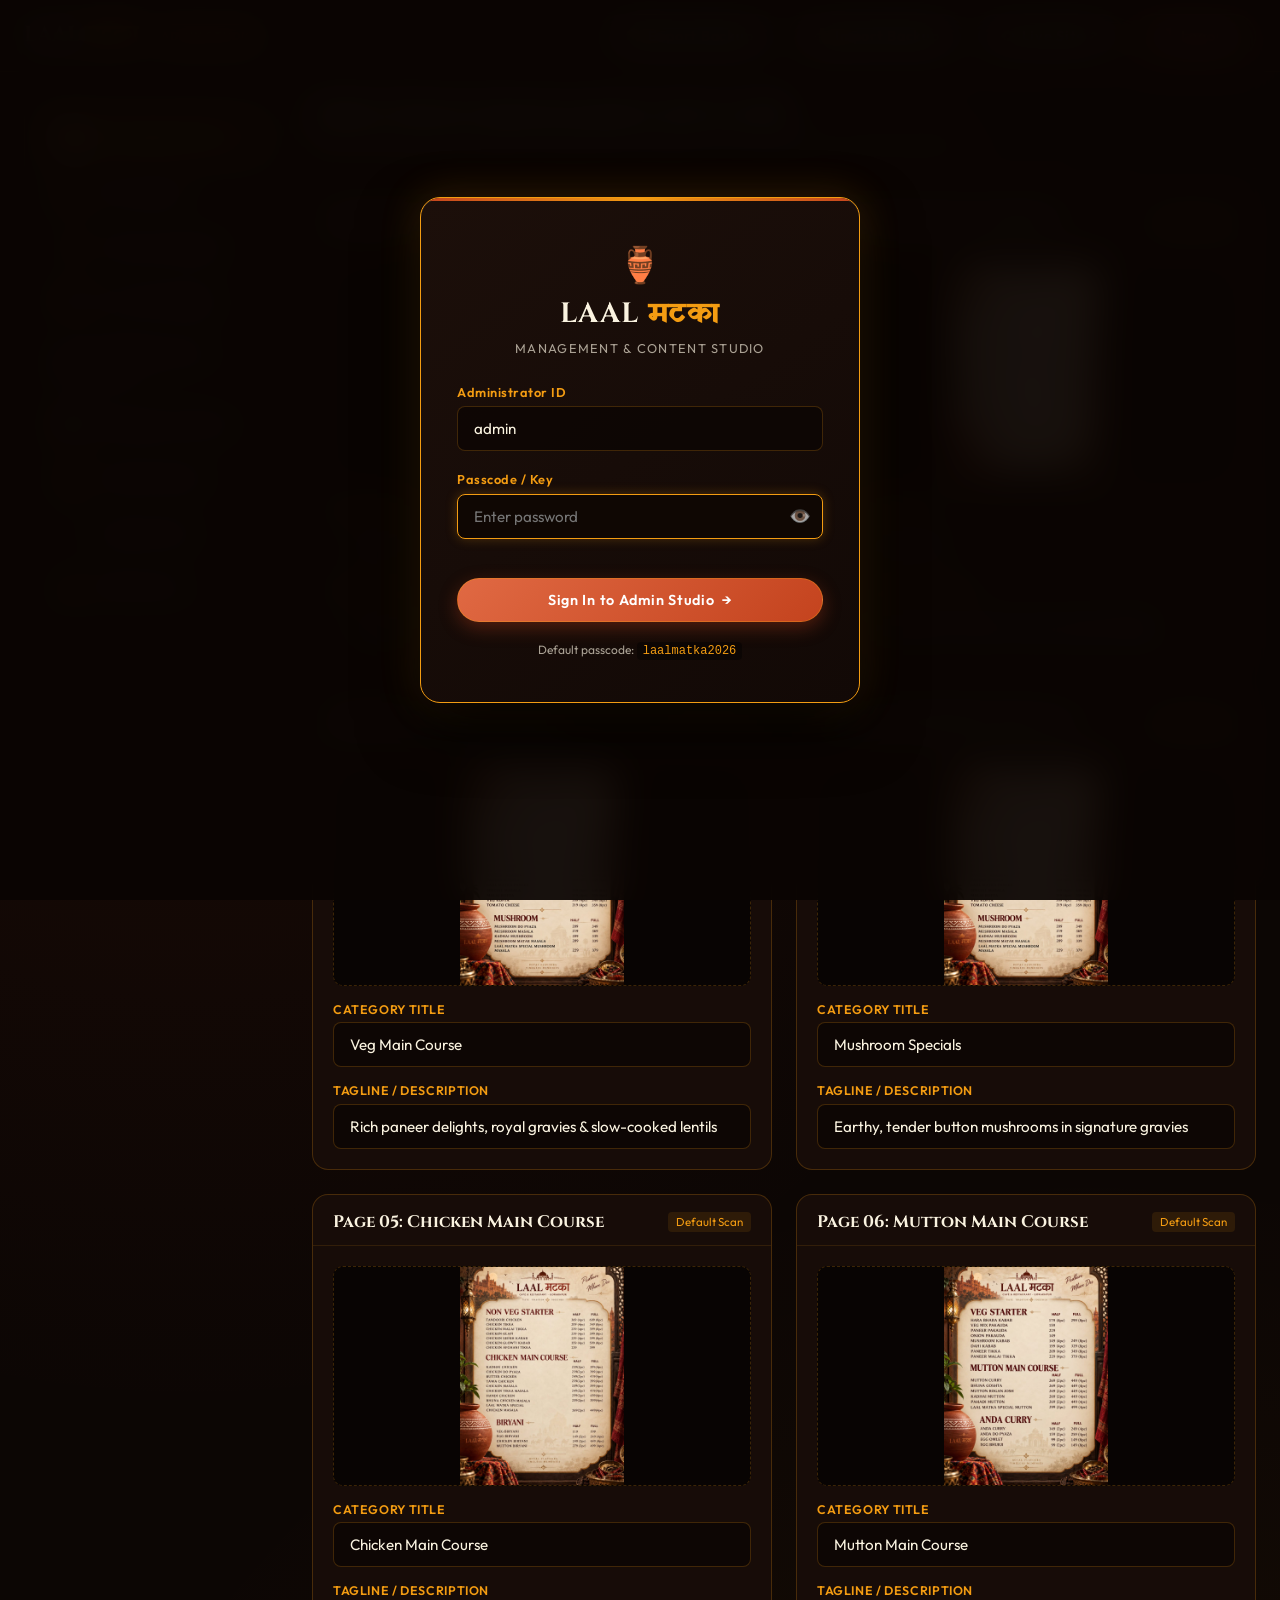
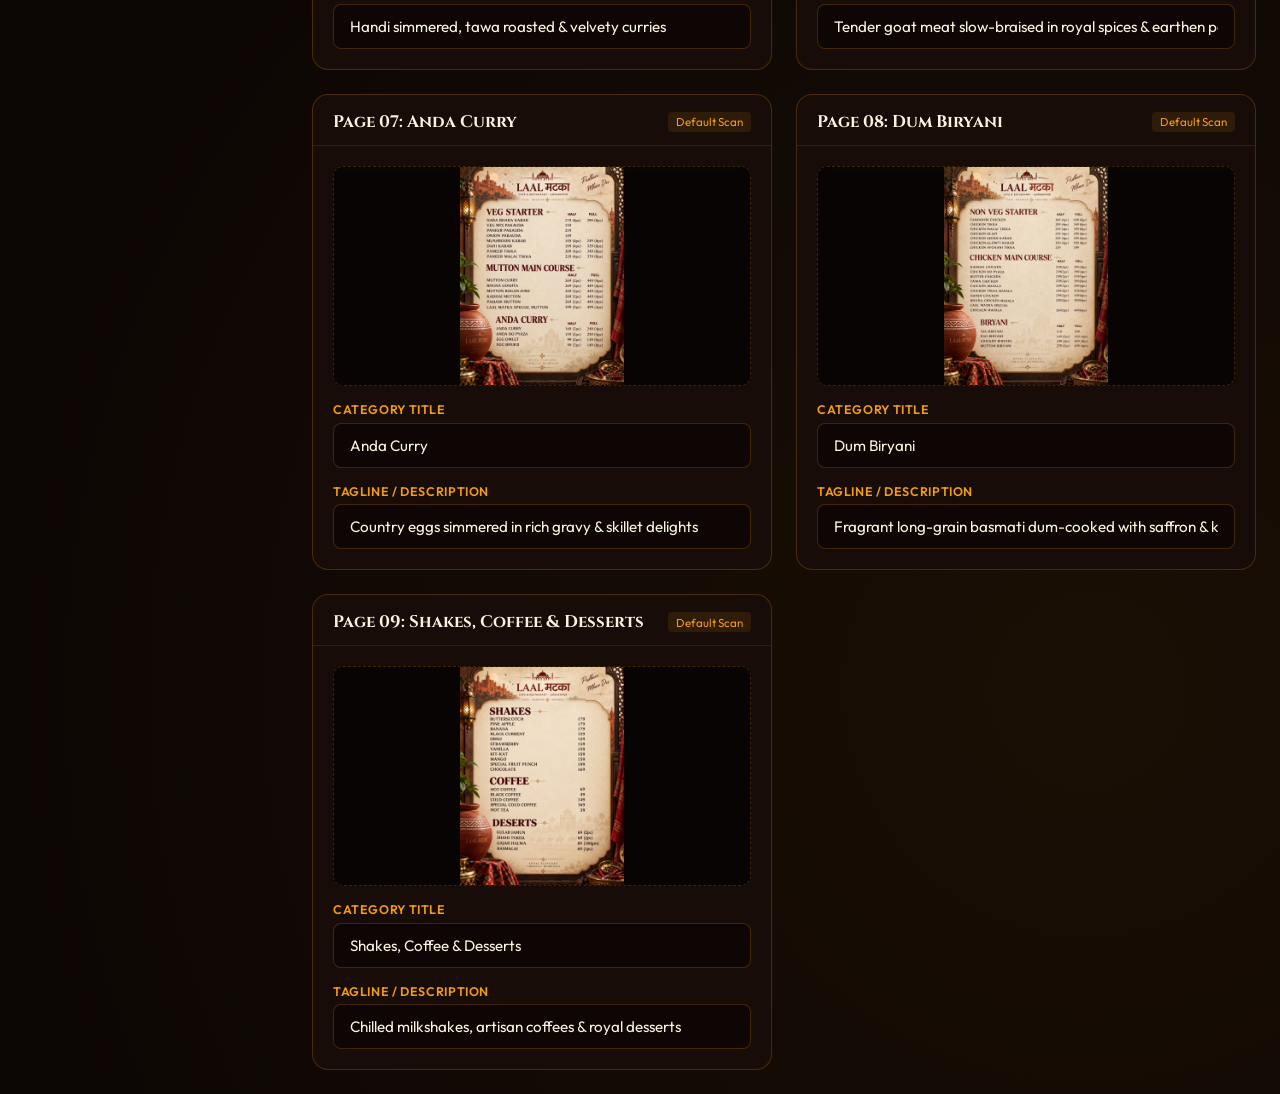
<file: admin.html>
<!DOCTYPE html>
<html lang="en">
<head>
  <meta charset="UTF-8" />
  <meta name="viewport" content="width=device-width, initial-scale=1.0" />
  <title>Admin &amp; Content Management Studio — LAAL MATKA</title>
  <meta name="robots" content="noindex, nofollow" />

  <!-- Google Fonts -->
  <link rel="preconnect" href="https://fonts.googleapis.com" />
  <link rel="preconnect" href="https://fonts.gstatic.com" crossorigin />
  <link
    href="https://fonts.googleapis.com/css2?family=Cinzel:wght@500;600;700;800&family=Outfit:wght@300;400;500;600;700;800&family=Playfair+Display:ital,wght@0,400;0,700;0,900;1,400;1,700&family=Yatra+One&display=swap"
    rel="stylesheet"
  />

  <link rel="stylesheet" href="css/variables.css" />
  <link rel="stylesheet" href="css/admin.css" />
</head>

<body class="admin-body">
  <!-- ═══════════════════════════════════════════════════════════
       1. AUTHENTICATION / LOGIN GATEWAY OVERLAY
       ═══════════════════════════════════════════════════════════ -->
  <div class="admin-login-overlay" id="admin-login-overlay">
    <div class="admin-login-box">
      <div class="admin-login-brand">
        <div class="admin-brand-emblem">🏺</div>
        <h1 class="admin-brand-title">LAAL <span>मटका</span></h1>
        <p class="admin-brand-tagline">Management &amp; Content Studio</p>
      </div>

      <form id="admin-login-form">
        <div class="admin-form-group">
          <label for="admin-user-input">Administrator ID</label>
          <div class="admin-input-wrap">
            <input type="text" id="admin-user-input" class="admin-input" value="admin" required autocomplete="username" />
          </div>
        </div>

        <div class="admin-form-group">
          <label for="admin-pass-input">Passcode / Key</label>
          <div class="admin-input-wrap">
            <input type="password" id="admin-pass-input" class="admin-input" placeholder="Enter password" required autocomplete="current-password" autofocus />
            <button type="button" class="admin-input-btn-icon" id="btn-toggle-pass" title="Show / Hide Passcode">👁️</button>
          </div>
        </div>

        <div class="admin-login-feedback" id="admin-login-feedback"></div>

        <button type="submit" class="admin-btn admin-btn-full" id="btn-login-submit">
          <span>Sign In to Admin Studio</span>
          <span>→</span>
        </button>

        <p class="admin-hint-text">
          Default passcode: <code style="color: var(--admin-gold); background: rgba(0,0,0,0.4); padding: 2px 6px; border-radius: 4px;">laalmatka2026</code>
        </p>
      </form>
    </div>
  </div>

  <!-- ═══════════════════════════════════════════════════════════
       2. TOP NAVIGATION HEADER
       ═══════════════════════════════════════════════════════════ -->
  <header class="admin-header">
    <div class="admin-header-inner">
      <div class="admin-nav-brand">
        <div class="admin-nav-logo">LAAL <span>मटका</span></div>
        <span class="admin-badge">Admin Studio</span>
      </div>

      <div class="admin-header-actions">
        <button type="button" class="admin-btn admin-btn-secondary" id="btn-export-backup" title="Export complete backup of all texts and uploaded images">
          <span>📦 Export Backup</span>
        </button>

        <label for="admin-backup-file-input" class="admin-btn admin-btn-secondary" title="Restore texts &amp; images from JSON backup" style="cursor: pointer;">
          <span>📥 Import Backup</span>
        </label>
        <input type="file" id="admin-backup-file-input" accept=".json" style="display: none;" />

        <a href="index.html" target="_blank" class="admin-btn admin-btn-secondary" title="View live website in a new tab">
          <span>👁️ Live Site ↗</span>
        </a>

        <button type="button" class="admin-btn admin-btn-danger" id="btn-logout" title="Sign out of Admin Studio">
          <span>🚪 Logout</span>
        </button>
      </div>
    </div>
  </header>

  <!-- ═══════════════════════════════════════════════════════════
       3. MAIN CMS WORKSPACE
       ═══════════════════════════════════════════════════════════ -->
  <main class="admin-main">
    <!-- Sidebar Navigation -->
    <aside class="admin-sidebar">
      <nav class="admin-tab-nav" aria-label="CMS Sections">
        <button type="button" class="admin-tab-btn is-active" data-target="panel-menu">
          <span class="admin-tab-icon">📜</span>
          <span>Menu Pages (01–09)</span>
        </button>

        <button type="button" class="admin-tab-btn" data-target="panel-hero">
          <span class="admin-tab-icon">🌟</span>
          <span>Hero &amp; Identity</span>
        </button>

        <button type="button" class="admin-tab-btn" data-target="panel-story">
          <span class="admin-tab-icon">🏺</span>
          <span>Our Story &amp; Heritage</span>
        </button>

        <button type="button" class="admin-tab-btn" data-target="panel-craft">
          <span class="admin-tab-icon">🎨</span>
          <span>Our Craft (5 Stages)</span>
        </button>

        <button type="button" class="admin-tab-btn" data-target="panel-experience">
          <span class="admin-tab-icon">🏛️</span>
          <span>Café Experience (6 Spots)</span>
        </button>

        <button type="button" class="admin-tab-btn" data-target="panel-gallery">
          <span class="admin-tab-icon">🖼️</span>
          <span>Folk Gallery (9 Photos)</span>
        </button>

        <button type="button" class="admin-tab-btn" data-target="panel-reviews">
          <span class="admin-tab-icon">⭐</span>
          <span>Customer Reviews</span>
        </button>

        <button type="button" class="admin-tab-btn" data-target="panel-contact">
          <span class="admin-tab-icon">📍</span>
          <span>Location &amp; Hours</span>
        </button>

        <button type="button" class="admin-tab-btn" data-target="panel-security">
          <span class="admin-tab-icon">🔒</span>
          <span>Admin Security</span>
        </button>
      </nav>
    </aside>

    <!-- Content Panels Container -->
    <section class="admin-content-area">
      <!-- ── Panel 1: Menu Pages (01 to 09) ──────────────────── -->
      <div class="admin-panel is-active" id="panel-menu">
        <div class="admin-panel-header">
          <div>
            <h2 class="admin-panel-title">Menu Pages Management (01 to 09)</h2>
            <p class="admin-panel-desc">Click any thumbnail or drop a photo to replace the menu page scan on the website. Text and titles update live.</p>
          </div>
        </div>

        <div class="admin-cards-grid" id="menu-cards-grid">
          <!-- Populated by admin.js -->
        </div>
      </div>

      <!-- ── Panel 2: Hero & Identity ────────────────────────── -->
      <div class="admin-panel" id="panel-hero">
        <div class="admin-panel-header">
          <div>
            <h2 class="admin-panel-title">Hero Section &amp; Brand Identity</h2>
            <p class="admin-panel-desc">Customize café headlines, welcome greetings, and character mascots.</p>
          </div>
          <button type="button" class="admin-btn js-save-text-btn" data-section="hero">
            <span>💾 Save Hero Texts</span>
          </button>
        </div>

        <div class="admin-cards-grid">
          <div class="admin-card">
            <div class="admin-card-header">
              <h3 class="admin-card-title">Brand Text Copy</h3>
              <span class="admin-card-badge">Public Copy</span>
            </div>
            <div class="admin-card-body">
              <div class="admin-field">
                <label for="input-hero-greeting">Welcome Greeting</label>
                <input type="text" id="input-hero-greeting" class="admin-input" data-key="greeting" />
              </div>
              <div class="admin-field">
                <label for="input-hero-subtitle">Subtitle / Category</label>
                <input type="text" id="input-hero-subtitle" class="admin-input" data-key="subtitle" />
              </div>
              <div class="admin-field">
                <label for="input-hero-tagline">Main Tagline</label>
                <textarea id="input-hero-tagline" class="admin-input admin-textarea" data-key="tagline"></textarea>
              </div>
              <div class="admin-field">
                <label for="input-closing-line">Closing Farewell (Footer)</label>
                <input type="text" id="input-closing-line" class="admin-input" data-key="closing_line" />
              </div>
            </div>
          </div>

          <div class="admin-card">
            <div class="admin-card-header">
              <h3 class="admin-card-title">Closing Mascot Illustration</h3>
              <span class="admin-card-badge">Namaste Greeting</span>
            </div>
            <div class="admin-card-body">
              <div class="admin-thumb-box js-asset-dropzone" data-slot="closing-character" title="Click or drop photo to replace closing mascot">
                <img src="images/closing-character.jpg" alt="Closing Mascot" class="admin-thumb-img" id="thumb-closing-character" />
                <div class="admin-thumb-overlay">
                  <span class="admin-thumb-icon">📷</span>
                  <span class="admin-thumb-text">Replace Mascot Photo</span>
                </div>
                <input type="file" accept="image/*" class="js-card-file-input" style="display: none;" />
              </div>
              <p class="admin-panel-desc">Shown in the closing "Padharo Mhare Ghar" section with folded hands.</p>
            </div>
          </div>
        </div>
      </div>

      <!-- ── Panel 3: Our Story & Heritage ────────────────────── -->
      <div class="admin-panel" id="panel-story">
        <div class="admin-panel-header">
          <div>
            <h2 class="admin-panel-title">Our Story &amp; Heritage</h2>
            <p class="admin-panel-desc">Manage the narrative of Gorakhpur's authentic Matka dining.</p>
          </div>
          <button type="button" class="admin-btn js-save-text-btn" data-section="story">
            <span>💾 Save Story Texts</span>
          </button>
        </div>

        <div class="admin-cards-grid">
          <div class="admin-card" style="grid-column: 1 / -1;">
            <div class="admin-card-header">
              <h3 class="admin-card-title">Narrative Content</h3>
            </div>
            <div class="admin-card-body">
              <div class="admin-field">
                <label for="input-story-title">Story Headline</label>
                <input type="text" id="input-story-title" class="admin-input" data-key="story_title" />
              </div>
              <div class="admin-field">
                <label for="input-story-lead">Lead Sentence</label>
                <textarea id="input-story-lead" class="admin-input admin-textarea" data-key="story_lead"></textarea>
              </div>
              <div class="admin-field">
                <label for="input-story-quote">Pullquote / Philosophy</label>
                <input type="text" id="input-story-quote" class="admin-input" data-key="story_quote" />
              </div>
            </div>
          </div>
        </div>
      </div>

      <!-- ── Panel 4: Our Craft (5 Stages) ───────────────────── -->
      <div class="admin-panel" id="panel-craft">
        <div class="admin-panel-header">
          <div>
            <h2 class="admin-panel-title">From Art to Table (5 Stages)</h2>
            <p class="admin-panel-desc">Upload photos and adjust descriptions for each stage of the Matka journey.</p>
          </div>
        </div>

        <div class="admin-cards-grid" id="craft-cards-grid">
          <!-- Populated by admin.js -->
        </div>
      </div>

      <!-- ── Panel 5: Café Experience (6 Spots) ───────────────── -->
      <div class="admin-panel" id="panel-experience">
        <div class="admin-panel-header">
          <div>
            <h2 class="admin-panel-title">Haveli Café Experience (6 Spots)</h2>
            <p class="admin-panel-desc">Manage the photos representing the ambiance, architecture, and dining courtyard.</p>
          </div>
        </div>

        <div class="admin-cards-grid" id="experience-cards-grid">
          <!-- Populated by admin.js -->
        </div>
      </div>

      <!-- ── Panel 6: Folk Gallery (9 Photos) ────────────────── -->
      <div class="admin-panel" id="panel-gallery">
        <div class="admin-panel-header">
          <div>
            <h2 class="admin-panel-title">Folk Gallery (9 Photos)</h2>
            <p class="admin-panel-desc">Curate the asymmetric visual feast gallery on the live website.</p>
          </div>
        </div>

        <div class="admin-cards-grid" id="gallery-cards-grid">
          <!-- Populated by admin.js -->
        </div>
      </div>

      <!-- ── Panel 7: Customer Reviews ───────────────────────── -->
      <div class="admin-panel" id="panel-reviews">
        <div class="admin-panel-header">
          <div>
            <h2 class="admin-panel-title">Customer Reviews &amp; Testimonials</h2>
            <p class="admin-panel-desc">Manage genuine reviews, ratings, and owner responses.</p>
          </div>
          <button type="button" class="admin-btn" id="btn-add-review">
            <span>+ Add Review</span>
          </button>
        </div>

        <div class="admin-reviews-list" id="reviews-container">
          <!-- Populated by admin.js -->
        </div>
      </div>

      <!-- ── Panel 8: Location, Hours & WhatsApp ──────────────── -->
      <div class="admin-panel" id="panel-contact">
        <div class="admin-panel-header">
          <div>
            <h2 class="admin-panel-title">Location, Hours &amp; Reservation Link</h2>
            <p class="admin-panel-desc">Update contact information, business hours, and reservation links.</p>
          </div>
          <button type="button" class="admin-btn js-save-text-btn" data-section="contact">
            <span>💾 Save Contact Details</span>
          </button>
        </div>

        <div class="admin-cards-grid">
          <div class="admin-card" style="grid-column: 1 / -1;">
            <div class="admin-card-header">
              <h3 class="admin-card-title">Contact &amp; Location Details</h3>
            </div>
            <div class="admin-card-body" style="display: grid; grid-template-columns: repeat(auto-fit, minmax(300px, 1fr)); gap: 1.25rem;">
              <div class="admin-field">
                <label for="input-address">Address</label>
                <textarea id="input-address" class="admin-input admin-textarea" data-key="address"></textarea>
              </div>

              <div class="admin-field">
                <label for="input-phone">Phone Number</label>
                <input type="text" id="input-phone" class="admin-input" data-key="phone" />
              </div>

              <div class="admin-field">
                <label for="input-email">Email Address</label>
                <input type="email" id="input-email" class="admin-input" data-key="email" />
              </div>

              <div class="admin-field">
                <label for="input-whatsapp">WhatsApp Reservation Link</label>
                <input type="url" id="input-whatsapp" class="admin-input" data-key="whatsapp" />
              </div>

              <div class="admin-field">
                <label for="input-hours">Opening Hours</label>
                <input type="text" id="input-hours" class="admin-input" data-key="hours" placeholder="11:00 AM – 11:00 PM" />
              </div>

              <div class="admin-field">
                <label for="input-directions-url">Google Maps Navigation Link</label>
                <input type="url" id="input-directions-url" class="admin-input" data-key="directions_url" />
              </div>

              <div class="admin-field" style="grid-column: 1 / -1;">
                <label for="input-map-embed-url">Google Maps Embed URL (iframe src)</label>
                <input type="url" id="input-map-embed-url" class="admin-input" data-key="map_embed_url" />
              </div>
            </div>
          </div>
        </div>
      </div>

      <!-- ── Panel 9: Security & Passcode ────────────────────── -->
      <div class="admin-panel" id="panel-security">
        <div class="admin-panel-header">
          <div>
            <h2 class="admin-panel-title">Admin Passcode &amp; Safeguards</h2>
            <p class="admin-panel-desc">Change the passcode required to access this portal.</p>
          </div>
        </div>

        <div class="admin-cards-grid">
          <div class="admin-card">
            <div class="admin-card-header">
              <h3 class="admin-card-title">Change Admin Passcode</h3>
            </div>
            <div class="admin-card-body">
              <form id="form-change-pass">
                <div class="admin-field" style="margin-bottom: 1rem;">
                  <label for="input-new-pass">New Passcode</label>
                  <input type="password" id="input-new-pass" class="admin-input" placeholder="Enter new passcode" required />
                </div>
                <div class="admin-field" style="margin-bottom: 1.25rem;">
                  <label for="input-confirm-pass">Confirm Passcode</label>
                  <input type="password" id="input-confirm-pass" class="admin-input" placeholder="Repeat new passcode" required />
                </div>
                <button type="submit" class="admin-btn">Update Passcode</button>
              </form>
            </div>
          </div>

          <div class="admin-card">
            <div class="admin-card-header">
              <h3 class="admin-card-title">Factory Reset Safeguard</h3>
            </div>
            <div class="admin-card-body">
              <p class="admin-panel-desc" style="margin-bottom: 1rem;">
                Revert all custom uploaded photos, menu pages, and text overrides back to default website content.
              </p>
              <button type="button" class="admin-btn admin-btn-danger" id="btn-factory-reset">
                ⚠️ Reset All Content to Defaults
              </button>
            </div>
          </div>
        </div>
      </div>
    </section>
  </main>

  <!-- Toast Container -->
  <div class="admin-toast-container" id="admin-toast-container"></div>

  <!-- Scripts -->
  <script type="module" src="js/admin.js"></script>
</body>
</html>
</file>
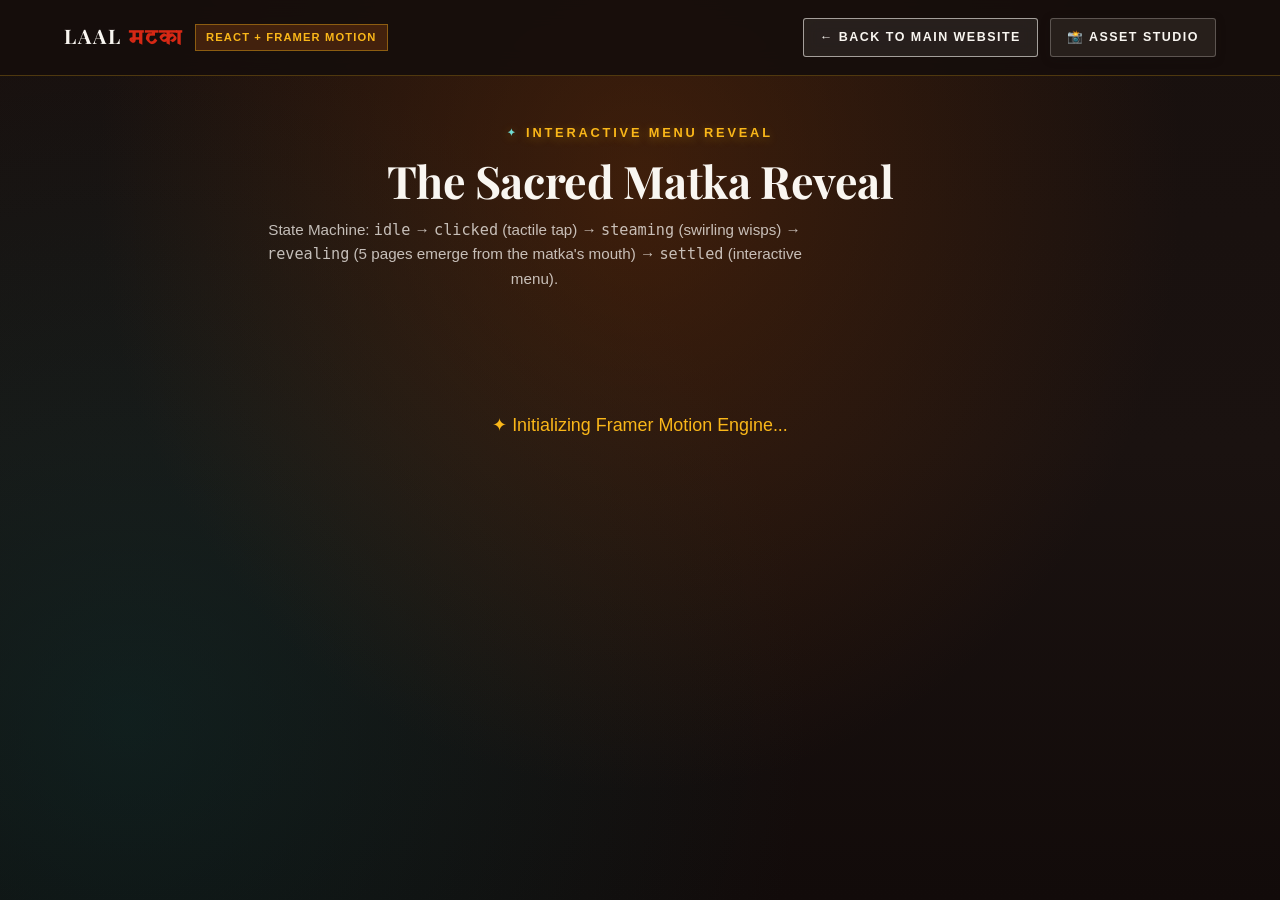
<file: menu-reveal-demo.html>
<!DOCTYPE html>
<html lang="en">
<head>
  <meta charset="UTF-8" />
  <meta name="viewport" content="width=device-width, initial-scale=1.0" />
  <title>Matka → Menu Reveal Interactive Animation — LAAL MATKA</title>
  <meta name="description" content="Interactive Matka → Menu Reveal animation built with React and Framer Motion for Laal Matka." />

  <!-- Google Fonts: Playfair Display + Outfit + Yatra One (Devanagari) -->
  <link rel="preconnect" href="https://fonts.googleapis.com" />
  <link rel="preconnect" href="https://fonts.gstatic.com" crossorigin />
  <link
    href="https://fonts.googleapis.com/css2?family=Outfit:wght@300;400;500;600;700;800&family=Playfair+Display:ital,wght@0,400;0,700;0,900;1,400;1,700&family=Yatra+One&family=Rozha+One&family=Federo&display=swap"
    rel="stylesheet"
  />

  <!-- Stylesheets -->
  <link rel="stylesheet" href="css/variables.css" />
  <link rel="stylesheet" href="css/base.css" />
  <link rel="stylesheet" href="css/menu.css" />
  <link rel="stylesheet" href="css/matka-menu-reveal.css" />

  <style>
    body {
      background:
        radial-gradient(ellipse at 50% 20%, hsla(24, 92%, 24%, 0.4) 0%, transparent 60%),
        radial-gradient(circle at 10% 80%, hsla(180, 85%, 15%, 0.3) 0%, transparent 50%),
        linear-gradient(180deg, #18100E 0%, #1A1210 50%, #120B0A 100%);
      min-height: 100vh;
      color: var(--ivory);
      font-family: var(--font-sans);
      margin: 0;
      padding: 0;
      overflow-x: hidden;
    }

    .demo-nav {
      display: flex;
      align-items: center;
      justify-content: space-between;
      padding: 18px var(--gutter);
      background: rgba(22, 14, 12, 0.9);
      border-bottom: 1px solid hsla(42, 96%, 54%, 0.25);
      backdrop-filter: blur(12px);
      position: sticky;
      top: 0;
      z-index: 100;
    }

    .demo-brand {
      display: flex;
      align-items: center;
      gap: 12px;
      text-decoration: none;
    }

    .demo-logo-title {
      font-family: var(--font-serif);
      font-size: 1.25rem;
      font-weight: 700;
      color: var(--ivory);
      letter-spacing: 0.1em;
    }

    .demo-logo-title span {
      color: var(--laal);
      font-family: var(--font-devanagari);
    }

    .demo-badge {
      font-size: 0.7rem;
      font-weight: 700;
      text-transform: uppercase;
      letter-spacing: 0.1em;
      padding: 3px 10px;
      border-radius: var(--radius-full);
      background: hsla(24, 92%, 52%, 0.2);
      color: var(--marigold);
      border: 1px solid hsla(42, 96%, 54%, 0.4);
    }

    .demo-hero {
      text-align: center;
      padding: 40px 20px 20px;
      max-width: 800px;
      margin-inline: auto;
    }

    .demo-hero h1 {
      font-family: var(--font-serif);
      font-size: clamp(2rem, 4vw, 2.8rem);
      margin-bottom: 10px;
      color: var(--ivory);
    }

    .demo-hero p {
      color: hsla(40, 42%, 96%, 0.75);
      font-size: 0.95rem;
      line-height: 1.6;
    }

    .demo-mount-area {
      position: relative;
      width: 100%;
      max-width: 1200px;
      margin-inline: auto;
      padding-inline: 20px;
    }

    .demo-controls-panel {
      display: flex;
      align-items: center;
      justify-content: center;
      gap: 12px;
      margin-top: 30px;
      padding-bottom: 60px;
      flex-wrap: wrap;
    }
  </style>

  <!-- ESM Import Map for Native React 18 + Framer Motion in Browser -->
  <script type="importmap">
  {
    "imports": {
      "react": "https://esm.sh/react@18.3.1?dev",
      "react/jsx-runtime": "https://esm.sh/react@18.3.1/jsx-runtime?dev",
      "react-dom": "https://esm.sh/react-dom@18.3.1?dev",
      "react-dom/client": "https://esm.sh/react-dom@18.3.1/client?dev",
      "framer-motion": "https://esm.sh/framer-motion@11.11.17?dev"
    }
  }
  </script>
</head>

<body>
  <!-- Header Nav -->
  <header class="demo-nav">
    <a href="index.html" class="demo-brand">
      <div class="demo-logo-title">LAAL <span>मटका</span></div>
      <span class="demo-badge">React + Framer Motion</span>
    </a>

    <div style="display: flex; gap: 12px; align-items: center;">
      <a href="index.html#menu" class="btn btn-outline" style="padding: 8px 16px; font-size: 0.78rem;">
        ← Back to Main Website
      </a>
      <a href="uploader.html" class="btn btn-dark" style="padding: 8px 16px; font-size: 0.78rem;">
        📸 Asset Studio
      </a>
    </div>
  </header>

  <!-- Intro -->
  <div class="demo-hero">
    <span class="section-label">INTERACTIVE MENU REVEAL</span>
    <h1>The Sacred Matka Reveal</h1>
    <p>
      State Machine: <code>idle</code> → <code>clicked</code> (tactile tap) → <code>steaming</code> (swirling wisps) → <code>revealing</code> (5 pages emerge from the matka's mouth) → <code>settled</code> (interactive menu).
    </p>
  </div>

  <!-- React Mount Point -->
  <main class="demo-mount-area">
    <div id="matka-menu-reveal-root">
      <div style="text-align: center; padding: 100px 0; color: var(--marigold);">
        <span>✦ Initializing Framer Motion Engine...</span>
      </div>
    </div>
  </main>

  <!-- Mount Script -->
  <script type="module">
    import React from 'react';
    import ReactDOM from 'react-dom/client';
    import MatkaMenuReveal from './components/MatkaMenuReveal.js';

    const rootEl = document.getElementById('matka-menu-reveal-root');
    if (rootEl) {
      const root = ReactDOM.createRoot(rootEl);
      root.render(React.createElement(MatkaMenuReveal));
    }
  </script>
</body>
</html>
</file>
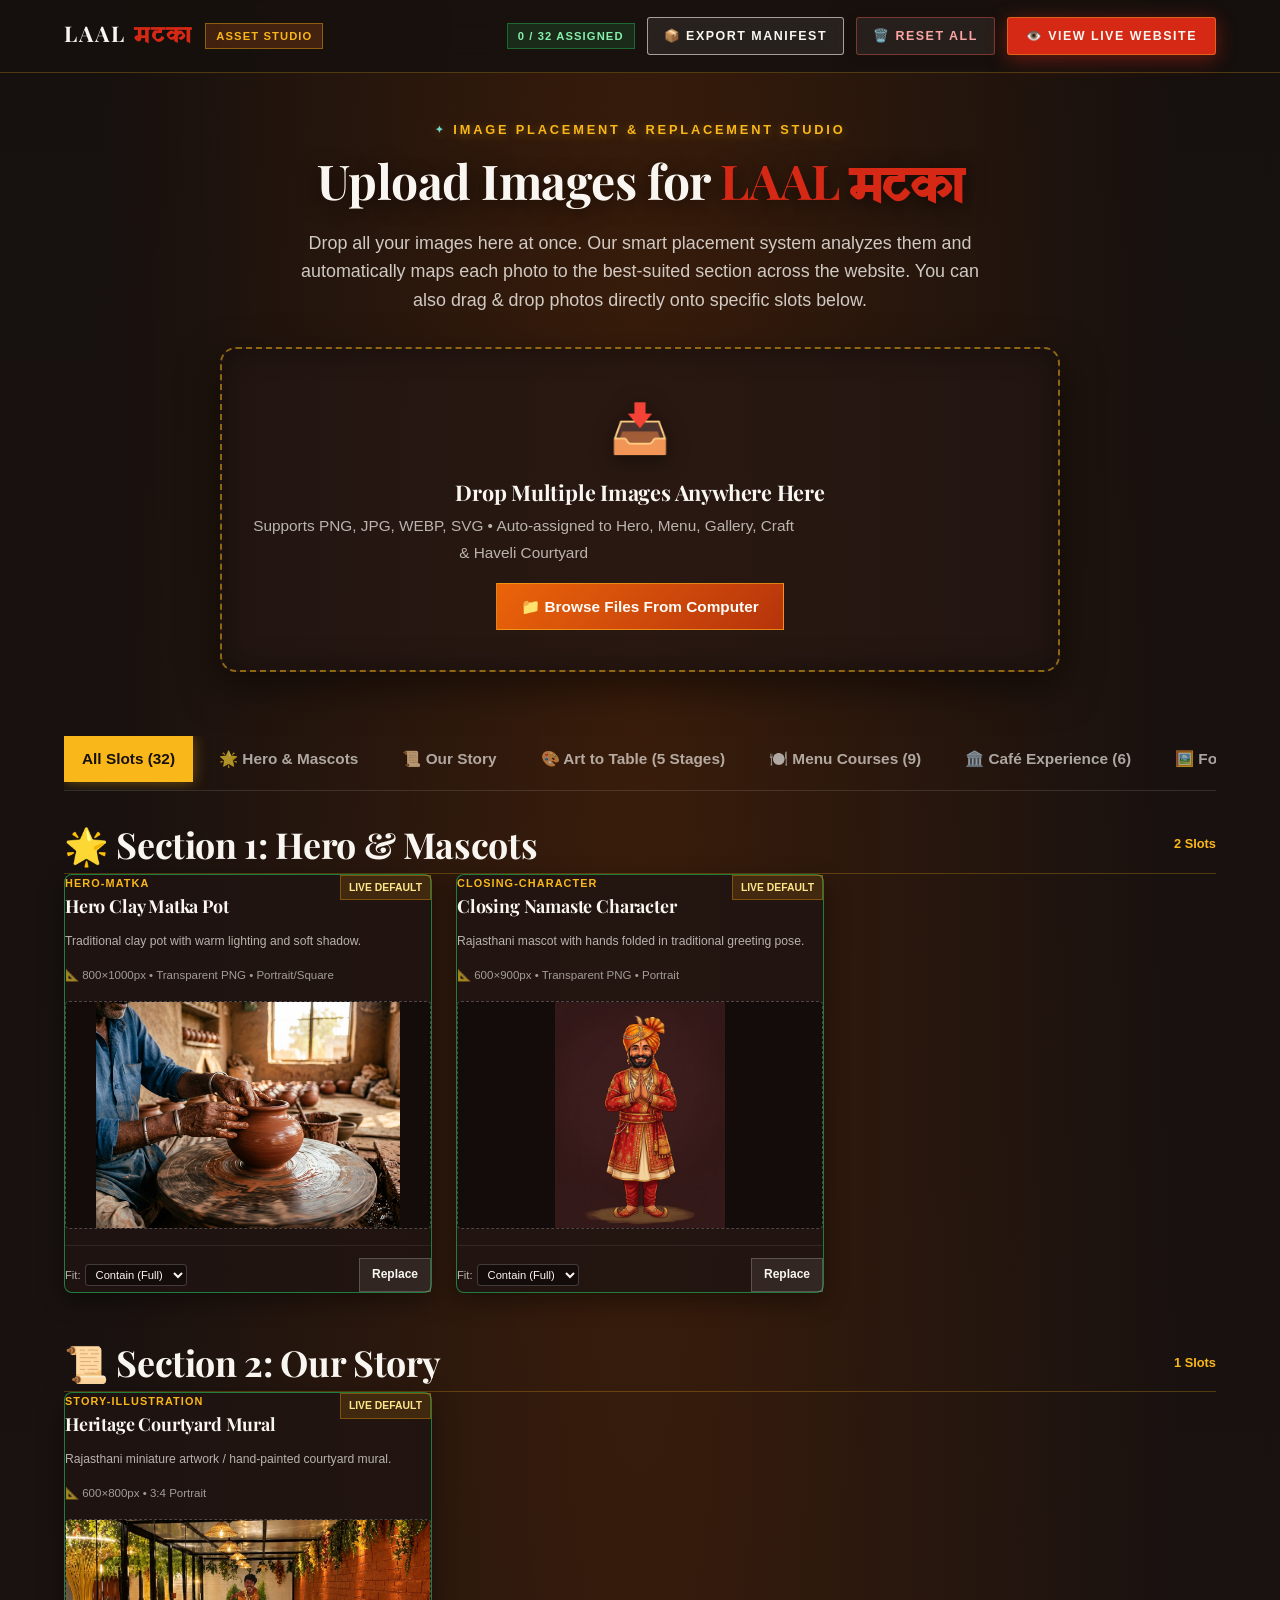
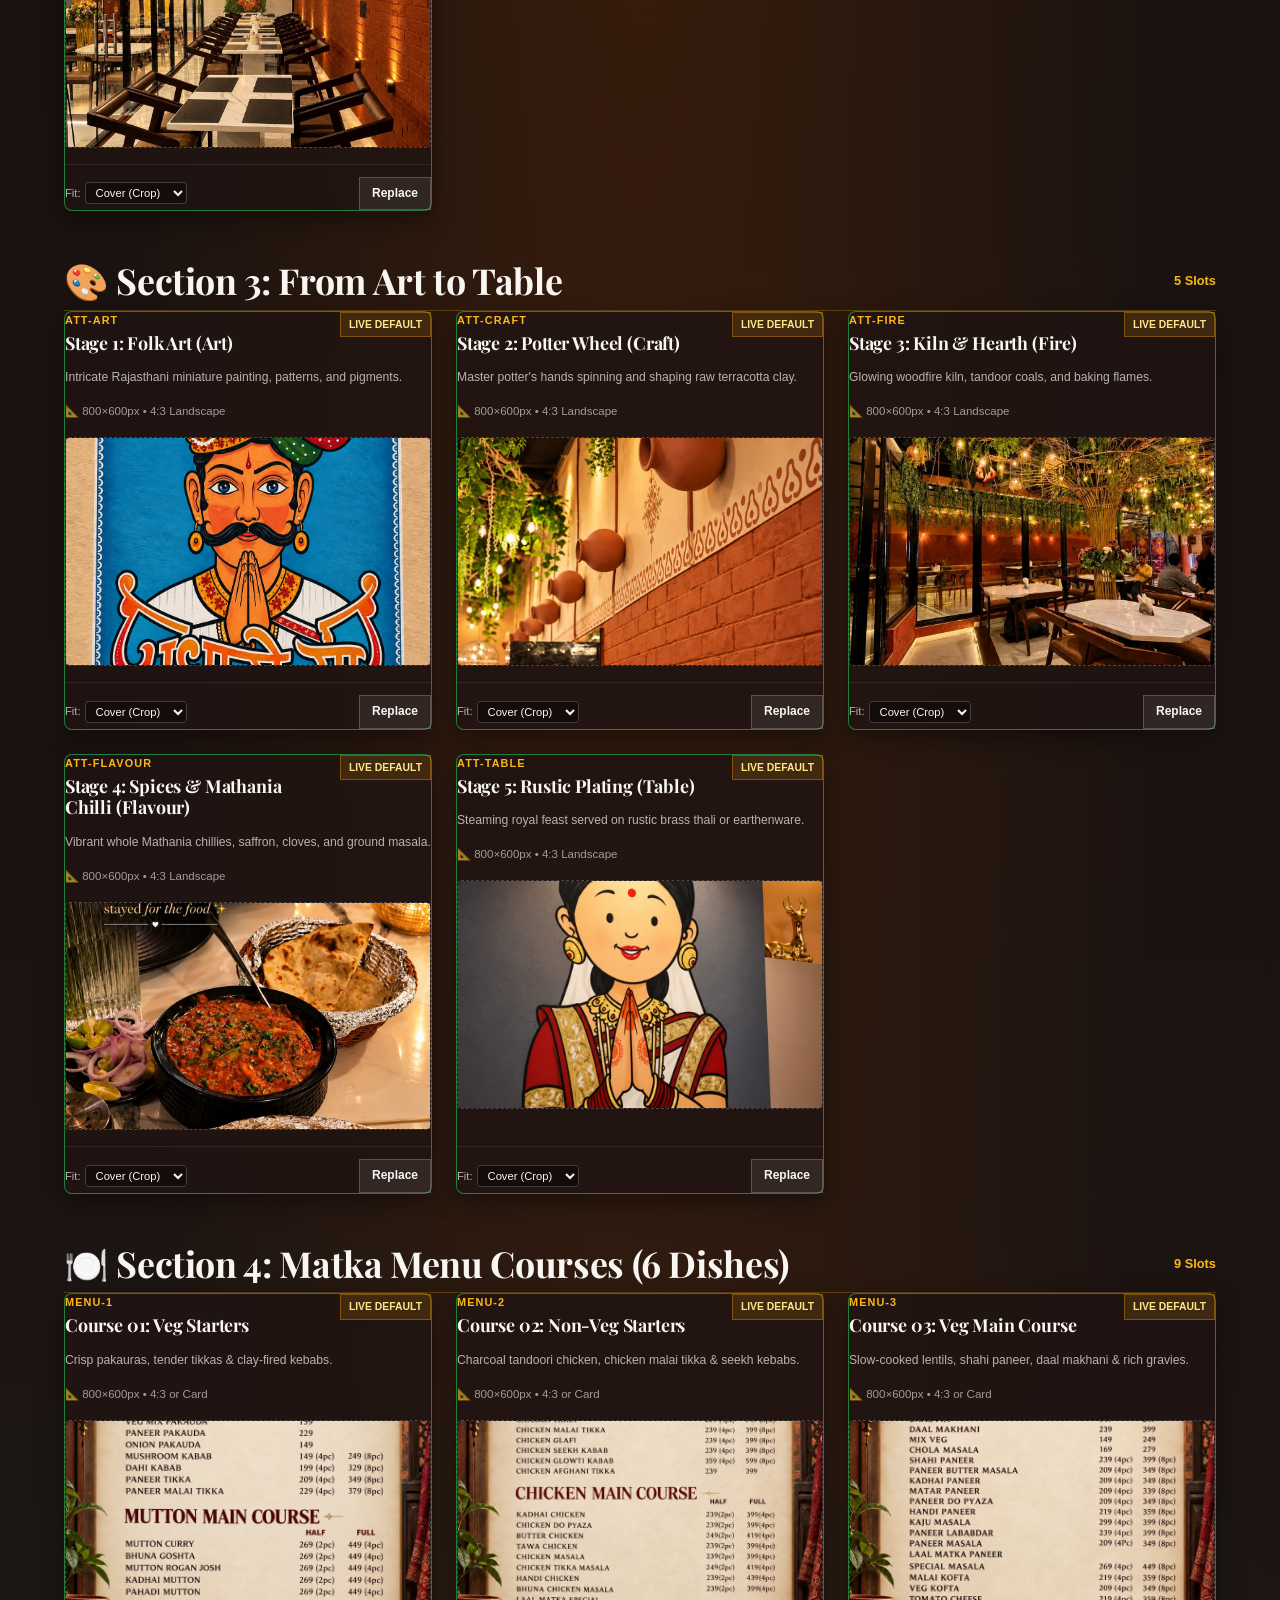
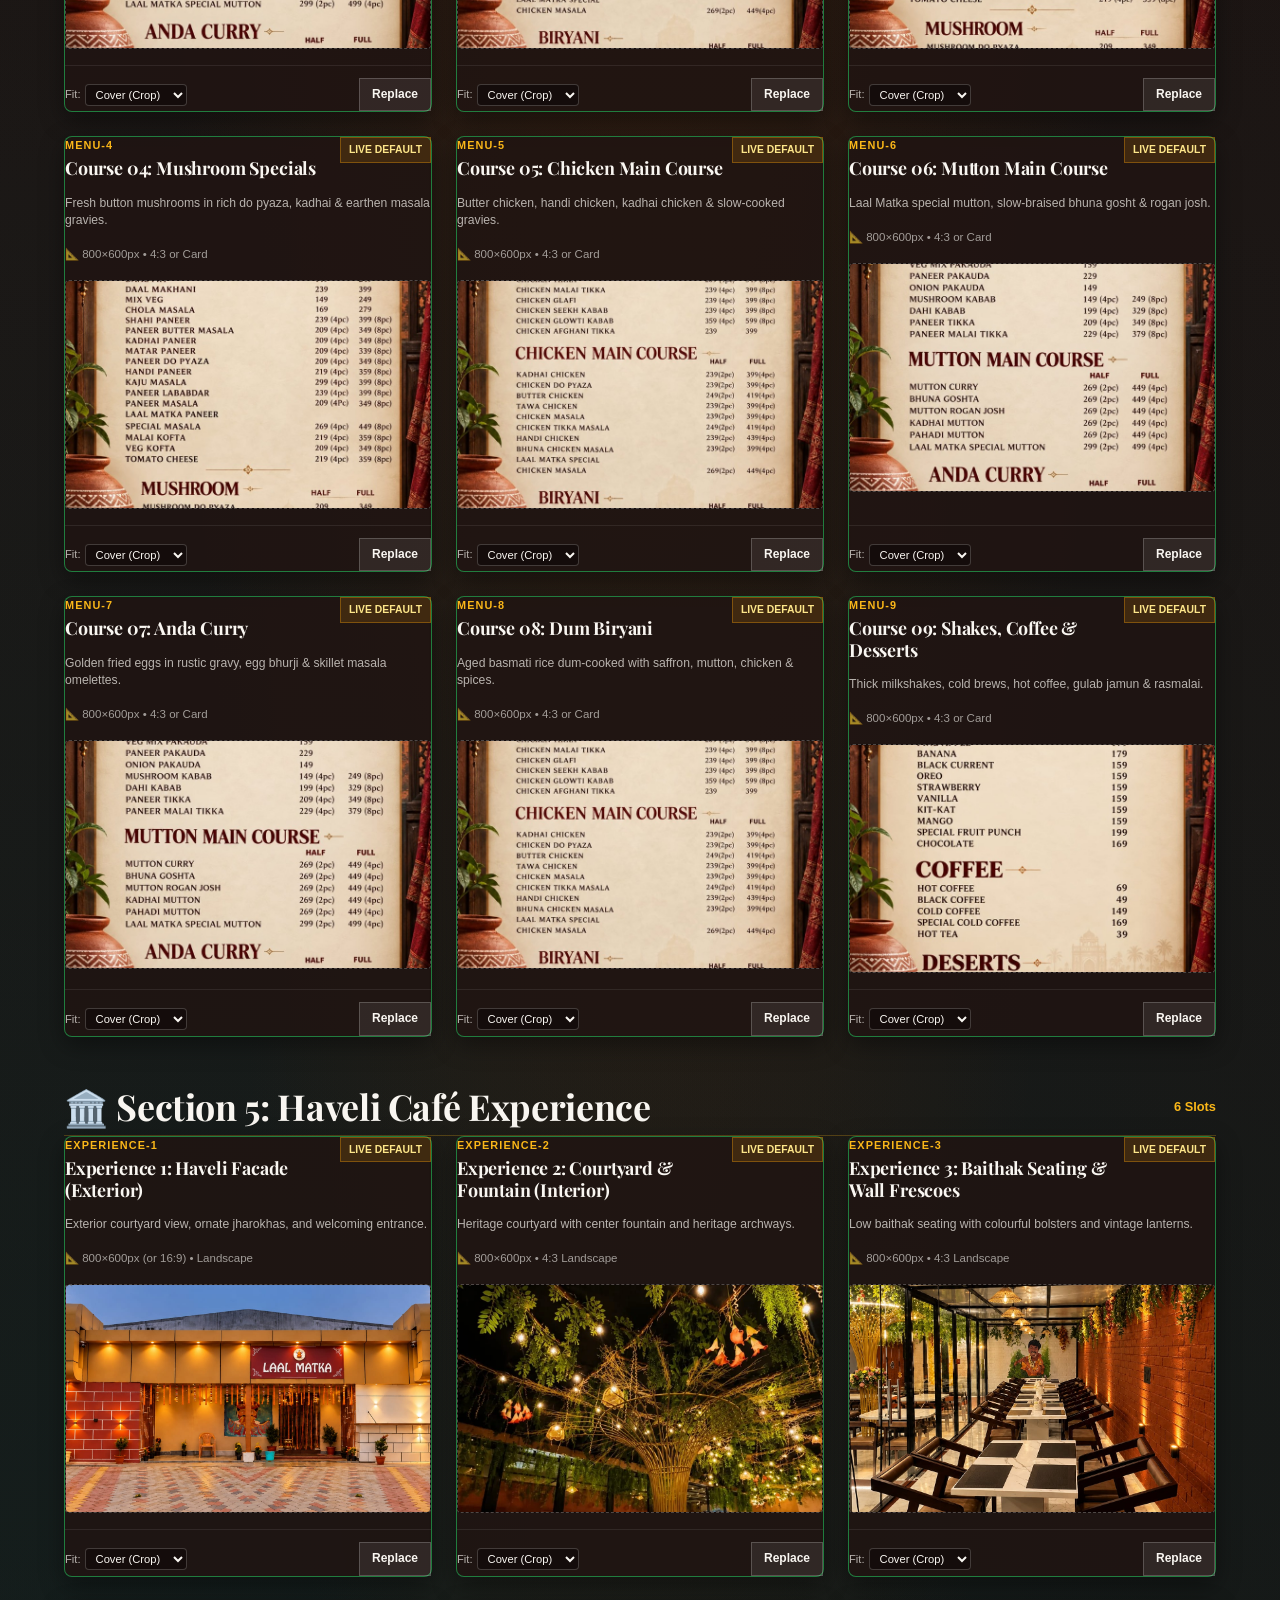
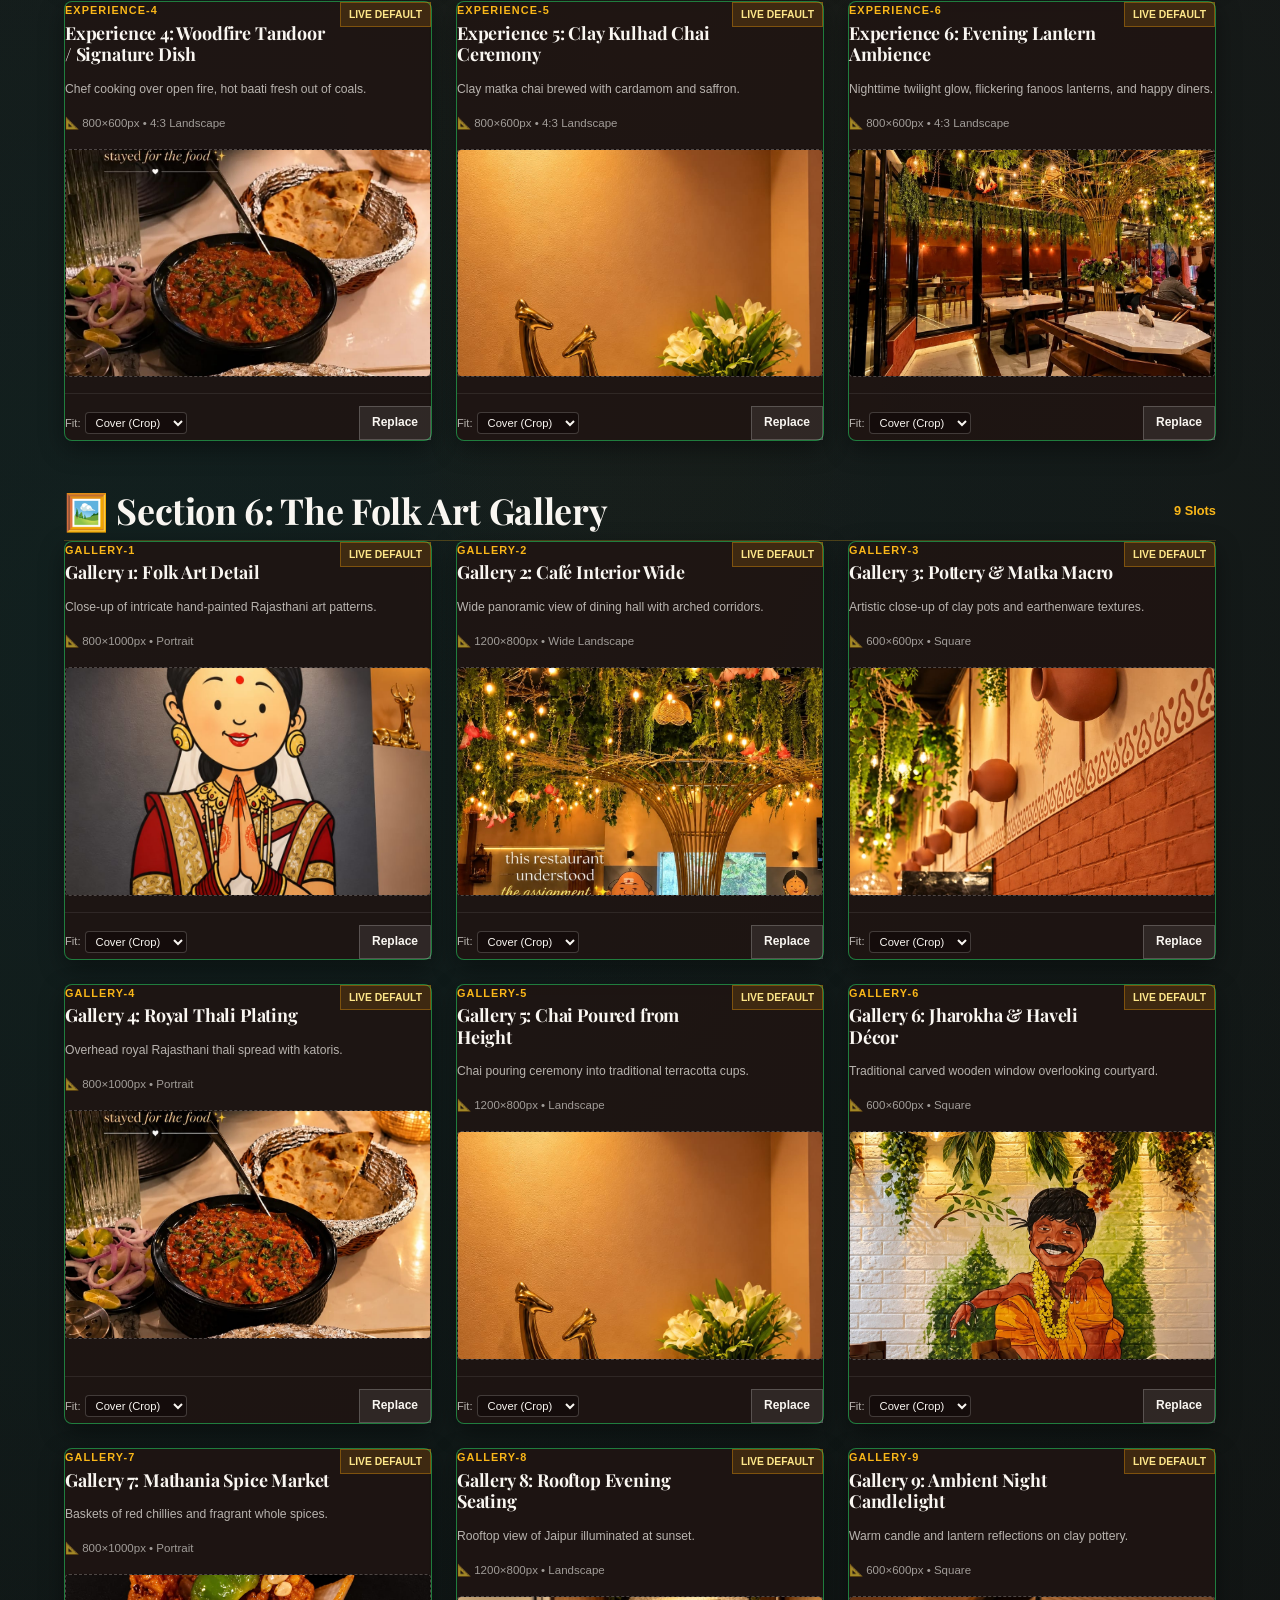
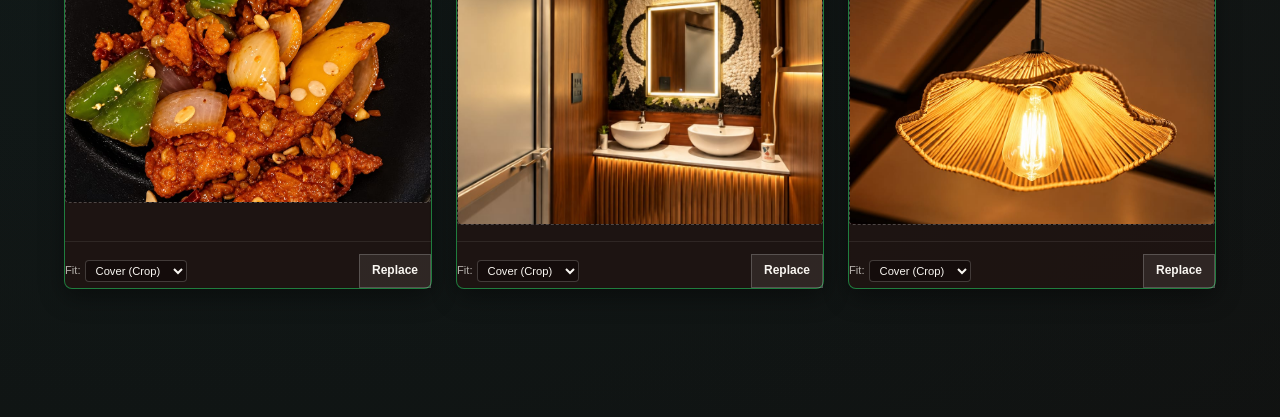
<file: uploader.html>
<!DOCTYPE html>
<html lang="en">
<head>
  <meta charset="UTF-8" />
  <meta name="viewport" content="width=device-width, initial-scale=1.0" />
  <title>Asset Studio & Image Placement Manager — LAAL MATKA</title>
  <meta name="description" content="Upload and manage all photos and illustrations for the Laal Matka website with automatic placement and live site sync." />

  <!-- Google Fonts: Playfair Display + Outfit + Yatra One (Devanagari) -->
  <link rel="preconnect" href="https://fonts.googleapis.com" />
  <link rel="preconnect" href="https://fonts.gstatic.com" crossorigin />
  <link
    href="https://fonts.googleapis.com/css2?family=Outfit:wght@300;400;500;600;700;800&family=Playfair+Display:ital,wght@0,400;0,700;0,900;1,400;1,700&family=Yatra+One&family=Rozha+One&family=Federo&display=swap"
    rel="stylesheet"
  />

  <!-- Stylesheets -->
  <link rel="stylesheet" href="css/variables.css" />
  <link rel="stylesheet" href="css/base.css" />
  <link rel="stylesheet" href="css/uploader.css" />
</head>

<body class="uploader-page">
  <!-- ═══════════════════════════════════════════════════════════
       TOP NAVIGATION BAR
       ═══════════════════════════════════════════════════════════ -->
  <header class="uploader-nav">
    <div class="uploader-nav-inner">
      <a href="index.html" class="uploader-brand">
        <div class="uploader-logo-title">LAAL <span>मटका</span></div>
        <span class="uploader-badge">Asset Studio</span>
      </a>

      <div class="uploader-nav-actions">
        <span class="uploader-badge" id="active-assets-badge" style="background: hsla(142, 70%, 45%, 0.15); color: #86EFAC; border-color: hsla(142, 70%, 45%, 0.4);">
          0 / 24 Assigned
        </span>

        <button class="btn btn-outline" id="btn-export-manifest" style="padding: 8px 16px; font-size: 0.78rem;">
          📦 Export Manifest
        </button>

        <button class="btn btn-dark" id="btn-reset-all" style="padding: 8px 16px; font-size: 0.78rem; border-color: hsla(6, 92%, 64%, 0.4); color: #FCA5A5;">
          🗑️ Reset All
        </button>

        <a href="index.html" class="btn btn-primary" style="padding: 8px 18px; font-size: 0.78rem;">
          👁️ View Live Website
        </a>
      </div>
    </div>
  </header>

  <main>
    <!-- ═══════════════════════════════════════════════════════════
         HERO & SMART BULK DROPZONE
         ═══════════════════════════════════════════════════════════ -->
    <section class="uploader-hero">
      <span class="section-label">IMAGE PLACEMENT & REPLACEMENT STUDIO</span>
      <h1 class="uploader-headline">Upload Images for <span style="color: var(--laal);">LAAL</span> <span style="font-family: var(--font-devanagari); color: var(--laal);">मटका</span></h1>
      <p class="uploader-tagline">
        Drop all your images here at once. Our smart placement system analyzes them and automatically maps each photo to the best-suited section across the website. You can also drag & drop photos directly onto specific slots below.
      </p>

      <!-- Bulk Drop Area -->
      <div class="bulk-dropzone" id="bulk-dropzone">
        <div class="bulk-dropzone-icon">📥</div>
        <h2 class="bulk-dropzone-title">Drop Multiple Images Anywhere Here</h2>
        <p class="bulk-dropzone-desc">Supports PNG, JPG, WEBP, SVG • Auto-assigned to Hero, Menu, Gallery, Craft & Haveli Courtyard</p>
        <div class="bulk-dropzone-btn">
          <span>📁 Browse Files From Computer</span>
        </div>
        <input type="file" class="bulk-file-input" id="bulk-file-input" multiple accept="image/*" />
      </div>

      <!-- Staged Upload Review / Mapping Bar -->
      <div class="staged-uploads-wrap" id="staged-uploads-wrap">
        <div class="staged-header">
          <div class="staged-title">
            <span>✨</span>
            <span id="staged-count">Images Ready to Assign</span>
          </div>
          <button class="btn btn-primary" id="btn-apply-staged" style="padding: 8px 20px; font-size: 0.8rem;">
            ⚡ Apply & Place All Images
          </button>
        </div>
        <div class="staged-list" id="staged-list">
          <!-- Populated by js/uploader.js -->
        </div>
      </div>
    </section>

    <!-- ═══════════════════════════════════════════════════════════
         SECTION FILTER TABS
         ═══════════════════════════════════════════════════════════ -->
    <div class="uploader-tabs-wrap">
      <nav class="uploader-tabs" aria-label="Slot Category Filter">
        <button class="tab-btn active" data-filter="all">All Slots (32)</button>
        <button class="tab-btn" data-filter="hero">🌟 Hero & Mascots</button>
        <button class="tab-btn" data-filter="story">📜 Our Story</button>
        <button class="tab-btn" data-filter="art-to-table">🎨 Art to Table (5 Stages)</button>
        <button class="tab-btn" data-filter="menu">🍽️ Menu Courses (9)</button>
        <button class="tab-btn" data-filter="experience">🏛️ Café Experience (6)</button>
        <button class="tab-btn" data-filter="gallery">🖼️ Folk Gallery (9)</button>
      </nav>
    </div>

    <!-- ═══════════════════════════════════════════════════════════
         SLOT CARDS CONTAINER
         ═══════════════════════════════════════════════════════════ -->
    <div class="slots-container" id="slots-container">
      <!-- Generated dynamically by js/uploader.js -->
    </div>
  </main>

  <!-- Toast Notification Container -->
  <div class="toast-container" id="toast-container"></div>

  <!-- Scripts -->
  <script type="module" src="js/uploader.js"></script>
</body>
</html>
</file>
<file: css/variables.css>
/* ============================================================
   LAAL MATKA — CSS DESIGN TOKENS (variables.css)
   Rich Rajasthani Folk Palette & High-Contrast Design System
   ============================================================ */

:root {
  /* ── Brand Colors (Vibrant Rajasthani Spectrum) ─────────── */
  --laal:             hsl(6, 82%, 46%);        /* Radiant Vermilion Red */
  --laal-light:       hsl(6, 85%, 58%);        /* Lighter Vermilion for hover */
  --laal-glow:        hsl(6, 88%, 64%);        /* Bright Coral highlight */
  --laal-dark:        hsl(6, 80%, 32%);        /* Deep Red */
  
  --teal:             hsl(174, 44%, 38%);      /* Turquoise — hero & story wall */
  --teal-light:       hsl(174, 48%, 52%);      /* Vibrant Turquoise highlight */
  --teal-bright:      hsl(174, 60%, 65%);      /* Accent Turquoise */
  --teal-dark:        hsl(174, 46%, 18%);      /* Deep Teal Shadow */
  --teal-deep:        hsl(174, 50%, 12%);      /* Midnight Teal */

  --terracotta:       hsl(20, 62%, 52%);       /* Warm Desert Clay / Matka */
  --terracotta-light: hsl(22, 68%, 64%);       /* Light baked clay */
  --terracotta-dark:  hsl(18, 55%, 28%);       /* Rich earthenware */
  --terracotta-deep:  hsl(16, 50%, 14%);       /* Deep clay umber */

  --marigold:         hsl(42, 96%, 54%);       /* Radiant Marigold Yellow */
  --marigold-light:   hsl(44, 98%, 68%);       /* Luminous Gold */
  --marigold-dark:    hsl(38, 92%, 44%);       /* Deep Amber */

  --ivory:            hsl(40, 42%, 96%);       /* Crisp Warm Cream */
  --ivory-muted:      hsl(40, 30%, 88%);       /* High-contrast secondary text */
  --ivory-subtle:     hsl(40, 24%, 78%);       /* High-contrast captions */
  --ivory-dark:       hsl(38, 26%, 82%);       /* Border / card tint */

  --charcoal-black:   hsl(24, 20%, 9%);        /* Rich deep black */
  --charcoal:         hsl(24, 18%, 15%);       /* Dark rich brown */
  --charcoal-mid:     hsl(24, 14%, 28%);       /* Mid charcoal */
  --charcoal-card:    hsla(24, 22%, 18%, 0.85);/* Glassmorphic card surface */

  /* ── Section Gradient Backgrounds (Seamless Scenic Canvas) ── */
  --bg-hero:          radial-gradient(ellipse at 30% 70%, hsl(174, 50%, 16%) 0%, transparent 60%),
                      radial-gradient(ellipse at 80% 20%, hsl(174, 42%, 28%) 0%, transparent 50%),
                      linear-gradient(160deg, hsl(174, 46%, 22%) 0%, hsl(174, 42%, 18%) 60%, hsl(174, 45%, 15%) 100%);

  --bg-matka:         linear-gradient(180deg,
                        hsl(174, 45%, 15%) 0%,
                        hsl(120, 15%, 15%) 15%,
                        hsl(22, 45%, 17%) 50%,
                        hsl(18, 52%, 14%) 100%);

  --bg-menu:          radial-gradient(ellipse at 80% 10%, hsla(42, 90%, 50%, 0.08) 0%, transparent 50%),
                      radial-gradient(ellipse at 20% 80%, hsla(6, 80%, 45%, 0.08) 0%, transparent 50%),
                      linear-gradient(180deg,
                        hsl(18, 52%, 14%) 0%,
                        hsl(16, 44%, 16%) 50%,
                        hsl(20, 40%, 13%) 100%);

  --bg-art-to-table:  radial-gradient(ellipse at 50% 0%, hsla(20, 55%, 50%, 0.08) 0%, transparent 60%),
                      radial-gradient(ellipse at 80% 100%, hsla(174, 40%, 35%, 0.08) 0%, transparent 60%),
                      linear-gradient(180deg,
                        hsl(20, 40%, 13%) 0%,
                        hsl(220, 32%, 14%) 45%,
                        hsl(215, 30%, 12%) 100%);

  --bg-story:         radial-gradient(ellipse at 80% 30%, hsla(42, 90%, 55%, 0.07) 0%, transparent 60%),
                      radial-gradient(ellipse at 20% 70%, hsla(6, 80%, 45%, 0.06) 0%, transparent 60%),
                      linear-gradient(180deg,
                        hsl(215, 30%, 12%) 0%,
                        hsl(174, 40%, 16%) 40%,
                        hsl(174, 38%, 12%) 100%);

  --bg-experience:    radial-gradient(ellipse at 50% 20%, hsla(42, 90%, 50%, 0.08) 0%, transparent 60%),
                      linear-gradient(180deg,
                        hsl(174, 38%, 12%) 0%,
                        hsl(18, 42%, 17%) 40%,
                        hsl(22, 38%, 14%) 100%);

  --bg-gallery:       radial-gradient(ellipse at 20% 30%, hsla(174, 45%, 40%, 0.06) 0%, transparent 50%),
                      radial-gradient(ellipse at 80% 70%, hsla(42, 90%, 50%, 0.07) 0%, transparent 50%),
                      linear-gradient(180deg,
                        hsl(22, 38%, 14%) 0%,
                        hsl(28, 30%, 15%) 50%,
                        hsl(24, 35%, 13%) 100%);

  --bg-visit:         radial-gradient(ellipse at 70% 30%, hsla(6, 80%, 45%, 0.08) 0%, transparent 60%),
                      linear-gradient(180deg,
                        hsl(24, 35%, 13%) 0%,
                        hsl(16, 38%, 16%) 45%,
                        hsl(174, 42%, 18%) 100%);

  --bg-closing:       radial-gradient(ellipse at 70% 30%, hsl(174, 52%, 16%) 0%, transparent 60%),
                      linear-gradient(160deg,
                        hsl(174, 42%, 22%) 0%,
                        hsl(174, 45%, 15%) 100%);

  /* ── Semantic aliases ─────────────────────────────────── */
  --color-bg:         hsl(18, 52%, 14%);
  --color-text:       var(--ivory);
  --color-text-mid:   var(--ivory-muted);
  --color-text-subtle:var(--ivory-subtle);
  --color-accent:     var(--marigold);
  --color-accent-teal:var(--teal-bright);
  --color-primary:    var(--laal);

  /* ── Typography ───────────────────────────────────────── */
  --font-display:     'Yatra One', 'Rozha One', 'Playfair Display', cursive, serif;
  --font-devanagari:  'Yatra One', 'Rozha One', 'Kalam', 'Devanagari MT', cursive;
  --font-serif:       'Playfair Display', 'Georgia', serif;
  --font-sans:        'DM Sans', 'Helvetica Neue', sans-serif;

  /* ── Font sizes (fluid clamp scale) ──────────────────── */
  --text-xs:   clamp(0.72rem, 1vw,   0.82rem);
  --text-sm:   clamp(0.88rem, 1.2vw, 0.98rem);
  --text-base: clamp(1.02rem, 1.5vw, 1.12rem);
  --text-lg:   clamp(1.15rem, 1.8vw, 1.35rem);
  --text-xl:   clamp(1.35rem, 2.2vw, 1.65rem);
  --text-2xl:  clamp(1.65rem, 2.8vw, 2.25rem);
  --text-3xl:  clamp(2.1rem,  4vw,   3.1rem);
  --text-4xl:  clamp(2.7rem,  5.5vw, 4.6rem);
  --text-5xl:  clamp(3.6rem,  7vw,   6.6rem);
  --text-hero: clamp(4.2rem,  9vw,   8.8rem);

  /* ── Spacing ──────────────────────────────────────────── */
  --space-1:   0.25rem;
  --space-2:   0.5rem;
  --space-3:   0.75rem;
  --space-4:   1rem;
  --space-6:   1.5rem;
  --space-8:   2rem;
  --space-10:  2.5rem;
  --space-12:  3rem;
  --space-16:  4rem;
  --space-20:  5rem;
  --space-24:  6rem;
  --space-32:  8rem;

  /* ── Layout ───────────────────────────────────────────── */
  --max-w:     1440px;
  --gutter:    clamp(1.5rem, 5vw, 5rem);
  --section-pad: clamp(4.5rem, 9vw, 8.5rem);

  /* ── Radii ────────────────────────────────────────────── */
  --radius-sm: 4px;
  --radius-md: 8px;
  --radius-lg: 16px;
  --radius-xl: 24px;

  /* ── Shadows & Glows ──────────────────────────────────── */
  --shadow-sm:     0 2px 10px hsla(24, 20%, 8%, 0.3);
  --shadow-md:     0 8px 28px hsla(24, 20%, 8%, 0.4);
  --shadow-lg:     0 16px 52px hsla(24, 20%, 8%, 0.5);
  --shadow-xl:     0 32px 84px hsla(24, 20%, 8%, 0.6);
  --glow-laal:     0 4px 24px hsla(6, 82%, 46%, 0.45);
  --glow-marigold: 0 4px 20px hsla(42, 96%, 54%, 0.4);
  --glow-teal:     0 4px 24px hsla(174, 48%, 52%, 0.35);

  /* ── Transitions ──────────────────────────────────────── */
  --ease-out:      cubic-bezier(0.16, 1, 0.3, 1);
  --ease-in-out:   cubic-bezier(0.45, 0, 0.55, 1);
  --duration-fast: 200ms;
  --duration-med:  400ms;
  --duration-slow: 700ms;
  --duration-xslow:1200ms;

  /* ── Z-index layers ───────────────────────────────────── */
  --z-base:      0;
  --z-content:   10;
  --z-overlay:   50;
  --z-character: 60;
  --z-nav:       1000;
  --z-lightbox:  2000;
}
</file>
<file: css/admin.css>
/**
 * LAAL MATKA — admin.css
 * Comprehensive Administrative CMS Suite Styling
 */

:root {
  --admin-bg: #0C0604;
  --admin-surface: #170C08;
  --admin-surface-2: #22120C;
  --admin-surface-3: #2E1911;
  --admin-border: rgba(243, 156, 18, 0.22);
  --admin-border-focus: rgba(243, 156, 18, 0.6);
  --admin-text: #FAF3E0;
  --admin-text-dim: rgba(250, 243, 224, 0.65);
  --admin-gold: #F39C12;
  --admin-vermilion: #C4431E;
  --admin-vermilion-light: #E06943;
  --admin-success: #2ECC71;
  --admin-danger: #E74C3C;
  --font-display: 'Cinzel', 'Playfair Display', serif;
  --font-body: 'Outfit', -apple-system, BlinkMacSystemFont, sans-serif;
  --font-devanagari: 'Yatra One', cursive;
}

* {
  box-sizing: border-box;
  margin: 0;
  padding: 0;
}

body.admin-body {
  background-color: var(--admin-bg);
  color: var(--admin-text);
  font-family: var(--font-body);
  min-height: 100vh;
  display: flex;
  flex-direction: column;
  background-image: 
    radial-gradient(circle at 15% 15%, rgba(196, 67, 30, 0.08) 0%, transparent 40%),
    radial-gradient(circle at 85% 85%, rgba(243, 156, 18, 0.06) 0%, transparent 45%);
}

/* ── Login Overlay & Screen ─────────────────────────────────── */
.admin-login-overlay {
  position: fixed;
  inset: 0;
  background: rgba(10, 5, 3, 0.94);
  backdrop-filter: blur(18px);
  -webkit-backdrop-filter: blur(18px);
  z-index: 100000;
  display: flex;
  align-items: center;
  justify-content: center;
  padding: 1.5rem;
  opacity: 1;
  visibility: visible;
  transition: opacity 0.35s ease, visibility 0.35s ease;
}

.admin-login-overlay.is-hidden {
  opacity: 0;
  visibility: hidden;
  pointer-events: none;
}

.admin-login-box {
  background: linear-gradient(145deg, #1C0F0A 0%, #120906 100%);
  border: 1px solid var(--admin-gold);
  border-radius: 20px;
  width: 100%;
  max-width: 440px;
  padding: 2.75rem 2.25rem;
  text-align: center;
  box-shadow:
    0 24px 60px rgba(0, 0, 0, 0.85),
    0 0 40px rgba(243, 156, 18, 0.2),
    inset 0 1px 0 rgba(255, 255, 255, 0.1);
  position: relative;
  overflow: hidden;
}

.admin-login-box::before {
  content: '';
  position: absolute;
  top: 0;
  left: 0;
  right: 0;
  height: 3px;
  background: linear-gradient(90deg, #C4431E, #F39C12, #C4431E);
}

.admin-login-brand {
  display: flex;
  flex-direction: column;
  align-items: center;
  gap: 0.25rem;
  margin-bottom: 1.75rem;
}

.admin-brand-emblem {
  font-size: 2.2rem;
  margin-bottom: 0.25rem;
}

.admin-brand-title {
  font-family: var(--font-display);
  font-size: 1.75rem;
  font-weight: 700;
  color: var(--admin-text);
  letter-spacing: 0.05em;
}

.admin-brand-title span {
  font-family: var(--font-devanagari);
  color: var(--admin-gold);
}

.admin-brand-tagline {
  font-size: 0.8rem;
  color: var(--admin-text-dim);
  letter-spacing: 0.1em;
  text-transform: uppercase;
}

.admin-form-group {
  margin-bottom: 1.25rem;
  text-align: left;
}

.admin-form-group label {
  display: block;
  font-size: 0.8rem;
  font-weight: 600;
  color: var(--admin-gold);
  margin-bottom: 0.4rem;
  letter-spacing: 0.04em;
}

.admin-input-wrap {
  position: relative;
  display: flex;
  align-items: center;
}

.admin-input {
  width: 100%;
  background: rgba(10, 5, 3, 0.7);
  border: 1px solid var(--admin-border);
  border-radius: 8px;
  color: var(--admin-text);
  font-family: var(--font-body);
  font-size: 0.95rem;
  padding: 0.75rem 1rem;
  outline: none;
  transition: all 0.2s ease;
}

.admin-input:focus {
  border-color: var(--admin-gold);
  box-shadow: 0 0 12px rgba(243, 156, 18, 0.25);
  background: rgba(15, 7, 4, 0.95);
}

.admin-input-btn-icon {
  position: absolute;
  right: 12px;
  background: none;
  border: none;
  color: var(--admin-text-dim);
  cursor: pointer;
  font-size: 1.1rem;
}

.admin-btn {
  display: inline-flex;
  align-items: center;
  justify-content: center;
  gap: 0.5rem;
  background: linear-gradient(135deg, var(--admin-vermilion-light) 0%, var(--admin-vermilion) 100%);
  color: #FFF;
  border: 1px solid rgba(243, 156, 18, 0.35);
  border-radius: 9999px;
  font-family: var(--font-body);
  font-size: 0.9rem;
  font-weight: 600;
  letter-spacing: 0.05em;
  padding: 0.75rem 1.5rem;
  cursor: pointer;
  transition: all 0.2s ease;
  text-decoration: none;
  box-shadow: 0 6px 18px rgba(196, 67, 30, 0.35);
}

.admin-btn:hover {
  transform: translateY(-2px);
  box-shadow: 0 10px 25px rgba(196, 67, 30, 0.5);
  color: #FFF;
}

.admin-btn-secondary {
  background: rgba(255, 255, 255, 0.06);
  border: 1px solid var(--admin-border);
  color: var(--admin-text);
  box-shadow: none;
}

.admin-btn-secondary:hover {
  background: var(--admin-gold);
  color: #1A0D08;
  border-color: var(--admin-gold);
  box-shadow: 0 6px 20px rgba(243, 156, 18, 0.3);
}

.admin-btn-danger {
  background: rgba(231, 76, 60, 0.15);
  border-color: rgba(231, 76, 60, 0.4);
  color: #FCA5A5;
}

.admin-btn-danger:hover {
  background: var(--admin-danger);
  color: #FFF;
}

.admin-btn-full {
  width: 100%;
}

.admin-login-feedback {
  margin-top: 1rem;
  font-size: 0.85rem;
  color: var(--admin-danger);
  min-height: 1.2rem;
}

.admin-hint-text {
  font-size: 0.75rem;
  color: var(--admin-text-dim);
  margin-top: 1.25rem;
}

/* ── Admin Dashboard Layout ──────────────────────────────────── */
.admin-header {
  background: rgba(20, 10, 7, 0.95);
  border-bottom: 1px solid var(--admin-border);
  position: sticky;
  top: 0;
  z-index: 1000;
  backdrop-filter: blur(12px);
  -webkit-backdrop-filter: blur(12px);
}

.admin-header-inner {
  max-width: 1400px;
  margin: 0 auto;
  padding: 0.85rem 1.5rem;
  display: flex;
  align-items: center;
  justify-content: space-between;
  flex-wrap: wrap;
  gap: 1rem;
}

.admin-nav-brand {
  display: flex;
  align-items: center;
  gap: 0.75rem;
  text-decoration: none;
}

.admin-nav-logo {
  font-family: var(--font-display);
  font-size: 1.35rem;
  font-weight: 700;
  color: var(--admin-text);
}

.admin-nav-logo span {
  font-family: var(--font-devanagari);
  color: var(--admin-gold);
}

.admin-badge {
  font-size: 0.7rem;
  font-weight: 700;
  letter-spacing: 0.1em;
  background: rgba(243, 156, 18, 0.14);
  color: var(--admin-gold);
  border: 1px solid var(--admin-border);
  padding: 0.2rem 0.6rem;
  border-radius: 9999px;
  text-transform: uppercase;
}

.admin-header-actions {
  display: flex;
  align-items: center;
  gap: 0.6rem;
  flex-wrap: wrap;
}

/* ── Main Workspace ─────────────────────────────────────────── */
.admin-main {
  max-width: 1400px;
  margin: 0 auto;
  width: 100%;
  padding: 1.5rem;
  display: grid;
  grid-template-columns: 260px 1fr;
  gap: 1.75rem;
  flex: 1;
}

@media (max-width: 992px) {
  .admin-main {
    grid-template-columns: 1fr;
  }
}

/* ── Sidebar Navigation Tabs ────────────────────────────────── */
.admin-sidebar {
  display: flex;
  flex-direction: column;
  gap: 0.4rem;
  background: var(--admin-surface);
  border: 1px solid var(--admin-border);
  border-radius: 16px;
  padding: 1rem;
  height: fit-content;
  position: sticky;
  top: 80px;
}

.admin-tab-nav {
  display: flex;
  flex-direction: column;
  gap: 0.35rem;
}

.admin-tab-btn {
  display: flex;
  align-items: center;
  gap: 0.75rem;
  width: 100%;
  padding: 0.75rem 1rem;
  border-radius: 10px;
  background: transparent;
  border: 1px solid transparent;
  color: var(--admin-text-dim);
  font-family: var(--font-body);
  font-size: 0.88rem;
  font-weight: 500;
  cursor: pointer;
  text-align: left;
  transition: all 0.2s ease;
}

.admin-tab-btn:hover {
  background: rgba(255, 255, 255, 0.04);
  color: var(--admin-text);
}

.admin-tab-btn.is-active {
  background: rgba(243, 156, 18, 0.12);
  border-color: var(--admin-border);
  color: var(--admin-gold);
  font-weight: 600;
}

.admin-tab-icon {
  font-size: 1.15rem;
}

/* ── Content View Panels ─────────────────────────────────────── */
.admin-panel {
  display: none;
  animation: fadeInPanel 0.25s ease;
}

.admin-panel.is-active {
  display: block;
}

@keyframes fadeInPanel {
  from { opacity: 0; transform: translateY(6px); }
  to { opacity: 1; transform: translateY(0); }
}

.admin-panel-header {
  display: flex;
  align-items: center;
  justify-content: space-between;
  flex-wrap: wrap;
  gap: 1rem;
  margin-bottom: 1.5rem;
  padding-bottom: 1rem;
  border-bottom: 1px solid var(--admin-border);
}

.admin-panel-title {
  font-family: var(--font-display);
  font-size: 1.6rem;
  color: var(--admin-text);
}

.admin-panel-desc {
  font-size: 0.85rem;
  color: var(--admin-text-dim);
  margin-top: 0.2rem;
}

/* ── Cards Grid ─────────────────────────────────────────────── */
.admin-cards-grid {
  display: grid;
  grid-template-columns: repeat(auto-fill, minmax(320px, 1fr));
  gap: 1.5rem;
}

.admin-card {
  background: var(--admin-surface);
  border: 1px solid var(--admin-border);
  border-radius: 16px;
  overflow: hidden;
  transition: border-color 0.2s ease, box-shadow 0.2s ease;
  display: flex;
  flex-direction: column;
}

.admin-card:hover {
  border-color: var(--admin-gold);
  box-shadow: 0 12px 30px rgba(0, 0, 0, 0.6);
}

.admin-card-header {
  padding: 1rem 1.25rem 0.75rem 1.25rem;
  display: flex;
  justify-content: space-between;
  align-items: center;
  border-bottom: 1px solid rgba(243, 156, 18, 0.12);
}

.admin-card-title {
  font-family: var(--font-display);
  font-size: 1.05rem;
  color: var(--admin-text);
}

.admin-card-badge {
  font-size: 0.72rem;
  color: var(--admin-gold);
  background: rgba(243, 156, 18, 0.1);
  padding: 0.15rem 0.5rem;
  border-radius: 4px;
}

.admin-card-body {
  padding: 1.25rem;
  display: flex;
  flex-direction: column;
  gap: 1rem;
  flex: 1;
}

/* ── Thumbnail Dropzones ─────────────────────────────────────── */
.admin-thumb-box {
  position: relative;
  width: 100%;
  height: 220px;
  background: #080403;
  border-radius: 10px;
  overflow: hidden;
  border: 1px dashed var(--admin-border);
  display: flex;
  align-items: center;
  justify-content: center;
  cursor: pointer;
  transition: all 0.2s ease;
}

.admin-thumb-box:hover,
.admin-thumb-box.is-dragover {
  border-color: var(--admin-gold);
  background: rgba(243, 156, 18, 0.05);
}

.admin-thumb-img {
  width: 100%;
  height: 100%;
  object-fit: contain;
  display: block;
}

.admin-thumb-overlay {
  position: absolute;
  inset: 0;
  background: rgba(18, 9, 6, 0.75);
  display: flex;
  flex-direction: column;
  align-items: center;
  justify-content: center;
  gap: 0.4rem;
  opacity: 0;
  transition: opacity 0.2s ease;
}

.admin-thumb-box:hover .admin-thumb-overlay {
  opacity: 1;
}

.admin-thumb-icon {
  font-size: 1.8rem;
}

.admin-thumb-text {
  font-size: 0.8rem;
  font-weight: 600;
  color: var(--admin-gold);
}

/* ── Form Inputs Inside Panels ──────────────────────────────── */
.admin-field {
  display: flex;
  flex-direction: column;
  gap: 0.35rem;
}

.admin-field label {
  font-size: 0.78rem;
  font-weight: 600;
  color: var(--admin-gold);
  text-transform: uppercase;
  letter-spacing: 0.05em;
}

.admin-textarea {
  min-height: 85px;
  resize: vertical;
}

/* ── Form Table & Review List ───────────────────────────────── */
.admin-reviews-list {
  display: flex;
  flex-direction: column;
  gap: 1.25rem;
}

.admin-review-card {
  background: var(--admin-surface);
  border: 1px solid var(--admin-border);
  border-radius: 14px;
  padding: 1.25rem;
  display: flex;
  flex-direction: column;
  gap: 0.75rem;
}

.admin-review-header {
  display: flex;
  justify-content: space-between;
  align-items: center;
  gap: 1rem;
}

.admin-stars {
  color: #F5A623;
  font-size: 1.1rem;
}

/* ── Toast Notifications ────────────────────────────────────── */
.admin-toast-container {
  position: fixed;
  bottom: 24px;
  right: 24px;
  z-index: 100002;
  display: flex;
  flex-direction: column;
  gap: 0.6rem;
  pointer-events: none;
}

.admin-toast {
  background: linear-gradient(135deg, #1C0F0A 0%, #120906 100%);
  border: 1px solid var(--admin-gold);
  color: var(--admin-text);
  padding: 0.75rem 1.25rem;
  border-radius: 10px;
  box-shadow: 0 8px 24px rgba(0, 0, 0, 0.7);
  font-size: 0.88rem;
  display: flex;
  align-items: center;
  gap: 0.6rem;
  animation: slideInToast 0.3s ease;
  pointer-events: auto;
}

@keyframes slideInToast {
  from { transform: translateX(100%); opacity: 0; }
  to { transform: translateX(0); opacity: 1; }
}
</file>
<file: css/base.css>
/* ============================================================
   LAAL MATKA — BASE / RESET (base.css)
   ============================================================ */

/* Modern reset */
*, *::before, *::after {
  box-sizing: border-box;
  margin: 0;
  padding: 0;
}

html {
  scroll-behavior: smooth;
  font-size: 16px;
  overflow-x: hidden;
  background-color: var(--teal-dark);
}

body {
  font-family: var(--font-sans);
  font-size: var(--text-base);
  color: var(--color-text);
  background-color: var(--charcoal-black);
  line-height: 1.65;
  overflow-x: hidden;
  -webkit-font-smoothing: antialiased;
  -moz-osx-font-smoothing: grayscale;
}

img, video, svg {
  display: block;
  max-width: 100%;
}

a {
  color: inherit;
  text-decoration: none;
}

button {
  cursor: pointer;
  border: none;
  background: none;
  font: inherit;
}

ul, ol { list-style: none; }

/* ── Typography base ────────────────────────────────────── */
h1, h2, h3, h4 {
  font-family: var(--font-serif);
  font-weight: 700;
  line-height: 1.18;
  letter-spacing: -0.01em;
  color: var(--ivory);
}

.display-font {
  font-family: var(--font-display);
  font-weight: 400;
  letter-spacing: 0.04em;
}

.devanagari-display {
  font-family: var(--font-devanagari);
  font-weight: 400;
  color: hsl(6, 92%, 64%);
  letter-spacing: 0.02em;
  -webkit-font-smoothing: antialiased;
  text-shadow: 0 0 20px hsla(6, 88%, 56%, 0.45);
}

p {
  max-width: 65ch;
  line-height: 1.75;
  color: var(--color-text-mid);
}

/* ── Layout utilities ───────────────────────────────────── */
.container {
  width: 100%;
  max-width: var(--max-w);
  margin-inline: auto;
  padding-inline: var(--gutter);
}

.section {
  padding-block: var(--section-pad);
}

/* ── High-Contrast Image Placeholder Blocks ─────────────── */
.img-placeholder {
  display: flex;
  flex-direction: column;
  align-items: center;
  justify-content: center;
  gap: var(--space-3);
  border: 1.5px dashed hsla(42, 96%, 54%, 0.55);
  background: hsla(24, 25%, 22%, 0.7);
  backdrop-filter: blur(6px);
  border-radius: var(--radius-md);
  padding: var(--space-6);
  color: var(--ivory);
  font-family: var(--font-sans);
  font-size: var(--text-xs);
  letter-spacing: 0.1em;
  text-transform: uppercase;
  text-align: center;
  width: 100%;
  height: 100%;
  min-height: 200px;
  position: relative;
  overflow: hidden;
  box-shadow: inset 0 0 20px rgba(0, 0, 0, 0.3);
}

.img-placeholder::before {
  content: '📷';
  font-size: 1.8rem;
  opacity: 0.75;
  filter: drop-shadow(0 2px 4px rgba(0,0,0,0.4));
}

.img-placeholder .slot-label {
  color: var(--ivory);
  font-size: 0.78rem;
  font-weight: 600;
  letter-spacing: 0.09em;
  line-height: 1.4;
  text-shadow: 0 1px 3px rgba(0,0,0,0.7);
  max-width: 90%;
}

/* ── Button styles ──────────────────────────────────────── */
.btn {
  display: inline-flex;
  align-items: center;
  justify-content: center;
  gap: var(--space-2);
  padding: var(--space-3) var(--space-8);
  border-radius: 3px;
  font-family: var(--font-sans);
  font-size: var(--text-sm);
  font-weight: 700;
  letter-spacing: 0.12em;
  text-transform: uppercase;
  transition:
    background var(--duration-fast) var(--ease-out),
    color var(--duration-fast) var(--ease-out),
    border-color var(--duration-fast) var(--ease-out),
    transform var(--duration-fast) var(--ease-out),
    box-shadow var(--duration-fast) var(--ease-out);
}

.btn:hover { transform: translateY(-2px); }
.btn:active { transform: translateY(0); }

.btn-primary {
  background: var(--laal);
  color: var(--ivory);
  border: 1.5px solid hsla(42, 96%, 54%, 0.4);
  box-shadow: 0 4px 20px hsla(6, 82%, 46%, 0.45);
}

.btn-primary:hover {
  background: var(--laal-light);
  border-color: var(--marigold);
  box-shadow: 0 8px 30px hsla(6, 82%, 46%, 0.65), var(--glow-marigold);
}

.btn-outline {
  background: hsla(40, 42%, 96%, 0.08);
  color: var(--ivory);
  border: 1.5px solid hsla(40, 42%, 96%, 0.6);
  backdrop-filter: blur(8px);
}

.btn-outline:hover {
  background: hsla(40, 42%, 96%, 0.2);
  border-color: var(--marigold);
  color: var(--marigold-light);
  box-shadow: 0 4px 20px hsla(42, 96%, 54%, 0.25);
}

.btn-dark {
  background: hsla(24, 20%, 14%, 0.9);
  color: var(--ivory);
  border: 1.5px solid hsla(40, 42%, 96%, 0.25);
  box-shadow: var(--shadow-sm);
}

.btn-dark:hover {
  background: hsla(24, 25%, 22%, 0.95);
  border-color: var(--teal-bright);
  color: var(--teal-bright);
  box-shadow: var(--glow-teal);
}

/* ── Scroll reveal base states ──────────────────────────── */
.reveal {
  opacity: 0;
  transform: translateY(28px);
  transition:
    opacity var(--duration-slow) var(--ease-out),
    transform var(--duration-slow) var(--ease-out);
}

.reveal.is-visible {
  opacity: 1;
  transform: translateY(0);
}

.reveal-delay-1 { transition-delay: 100ms; }
.reveal-delay-2 { transition-delay: 200ms; }
.reveal-delay-3 { transition-delay: 350ms; }
.reveal-delay-4 { transition-delay: 500ms; }
.reveal-delay-5 { transition-delay: 650ms; }

/* ── Dividers / folk art motif ──────────────────────────── */
.motif-divider {
  display: flex;
  align-items: center;
  gap: var(--space-4);
  margin-block: var(--space-8);
  color: var(--marigold);
}

.motif-divider::before,
.motif-divider::after {
  content: '';
  flex: 1;
  height: 1px;
  background: linear-gradient(90deg, transparent, hsla(42, 96%, 54%, 0.5), transparent);
}

.motif-divider-icon {
  font-size: 1.2rem;
  color: var(--marigold);
  filter: drop-shadow(0 0 8px hsla(42, 96%, 54%, 0.5));
}

/* ── Veg/non-veg indicators (Enhanced high-visibility glow) ── */
.veg-dot {
  display: inline-block;
  width: 12px;
  height: 12px;
  border-radius: 50%;
  border: 2px solid currentColor;
  flex-shrink: 0;
  box-shadow: 0 0 8px currentColor;
}

.veg-dot.veg   {
  color: #34D399;
  background: #10B981;
}

.veg-dot.nonveg {
  color: #F87171;
  background: #EF4444;
}

/* ── Section labels (Eyebrows in Marigold with Turquoise hint) ── */
.section-label {
  font-family: var(--font-sans);
  font-size: var(--text-xs);
  font-weight: 700;
  letter-spacing: 0.22em;
  text-transform: uppercase;
  color: var(--marigold);
  display: inline-flex;
  align-items: center;
  gap: var(--space-2);
  margin-bottom: var(--space-3);
  text-shadow: 0 2px 10px hsla(42, 96%, 54%, 0.35);
}

.section-label::before {
  content: '✦';
  font-size: 0.75em;
  color: var(--teal-bright);
}

/* ── Floating Asset Management Studio Button ────────────── */
.floating-asset-btn-wrap {
  position: fixed;
  bottom: 24px;
  right: 24px;
  z-index: 500;
  transition: opacity 0.2s ease, visibility 0.2s ease;
}

body.nav-mobile-open .floating-asset-btn-wrap {
  opacity: 0;
  visibility: hidden;
  pointer-events: none;
}

.floating-asset-btn {
  display: inline-flex;
  align-items: center;
  gap: var(--space-2);
  padding: 10px 18px;
  background: linear-gradient(135deg, hsl(24, 92%, 48%) 0%, hsl(14, 88%, 38%) 100%);
  color: #FFFDF8;
  font-family: var(--font-sans);
  font-size: var(--text-xs);
  font-weight: 700;
  letter-spacing: 0.08em;
  text-transform: uppercase;
  text-decoration: none;
  border-radius: var(--radius-full);
  border: 1.5px solid hsla(42, 96%, 54%, 0.8);
  box-shadow:
    0 8px 24px rgba(0, 0, 0, 0.6),
    0 0 16px hsla(24, 95%, 52%, 0.4);
  transition: all var(--duration-fast) var(--ease-out);
  backdrop-filter: blur(8px);
}

.floating-asset-btn:hover {
  transform: translateY(-3px) scale(1.04);
  box-shadow:
    0 12px 30px rgba(0, 0, 0, 0.8),
    0 0 24px hsla(42, 96%, 54%, 0.6);
  border-color: #FFE082;
  color: #FFFFFF;
}

.floating-asset-btn .fab-icon {
  font-size: 1.1rem;
}

@media (max-width: 768px) {
  .floating-asset-btn-wrap {
    bottom: 16px;
    right: 16px;
  }
  .floating-asset-btn {
    padding: 8px 14px;
    font-size: 0.72rem;
    gap: 6px;
  }
}
</file>
<file: css/menu.css>
/* ============================================================
   LAAL MATKA — MENU SECTION (menu.css)
   Warm Spiced Terracotta Background & High-Contrast Cards
   ============================================================ */

/* ── Section wrapper ──────────────────────────────────────── */
.menu-section {
  background: var(--bg-menu);
  padding-block: var(--section-pad);
  position: relative;
  overflow: hidden;
}

.menu-section::before {
  content: '';
  position: absolute;
  top: 0;
  left: 0;
  right: 0;
  height: 4px;
  background: repeating-linear-gradient(
    90deg,
    var(--laal) 0, var(--laal) 20px,
    var(--marigold) 20px, var(--marigold) 32px,
    var(--terracotta) 32px, var(--terracotta) 48px,
    var(--teal-bright) 48px, var(--teal-bright) 58px
  );
  box-shadow: 0 0 10px hsla(42, 96%, 54%, 0.3);
}

/* ── Header ──────────────────────────────────────────────── */
.menu-header {
  text-align: center;
  margin-bottom: var(--space-16);
}

.menu-header h2 {
  font-family: var(--font-serif);
  font-size: var(--text-4xl);
  color: var(--ivory);
  margin-bottom: var(--space-4);
  text-shadow: 0 2px 14px rgba(0, 0, 0, 0.5);
}

.menu-header p {
  font-size: var(--text-lg);
  color: var(--ivory-muted);
  font-style: italic;
  margin-inline: auto;
}

/* ── Category tabs ────────────────────────────────────────── */
.menu-tabs {
  display: flex;
  flex-wrap: wrap;
  gap: var(--space-3);
  justify-content: center;
  margin-bottom: var(--space-16);
  padding-inline: var(--gutter);
}

.menu-tab {
  padding: var(--space-3) var(--space-6);
  border-radius: var(--radius-sm);
  font-family: var(--font-sans);
  font-size: var(--text-xs);
  font-weight: 700;
  letter-spacing: 0.14em;
  text-transform: uppercase;
  cursor: pointer;
  border: 1.5px solid hsla(40, 42%, 96%, 0.35);
  color: var(--ivory);
  background: hsla(40, 42%, 96%, 0.08);
  backdrop-filter: blur(8px);
  transition:
    background var(--duration-fast),
    color var(--duration-fast),
    border-color var(--duration-fast),
    transform var(--duration-fast),
    box-shadow var(--duration-fast);
}

.menu-tab:hover {
  border-color: var(--marigold);
  color: var(--marigold-light);
  background: hsla(42, 96%, 54%, 0.18);
  transform: translateY(-2px);
  box-shadow: 0 4px 16px hsla(42, 96%, 54%, 0.25);
}

.menu-tab.active {
  background: var(--laal);
  color: var(--ivory);
  border-color: var(--marigold);
  box-shadow: 0 4px 20px hsla(6, 82%, 46%, 0.5), 0 0 12px hsla(42, 96%, 54%, 0.4);
  transform: translateY(-1px);
}

/* ── Category section ────────────────────────────────────── */
.menu-category {
  max-width: var(--max-w);
  margin-inline: auto;
  padding-inline: var(--gutter);
  display: none;
}

.menu-category.active { display: block; }

.category-header {
  display: flex;
  align-items: baseline;
  gap: var(--space-6);
  margin-bottom: var(--space-10);
  padding-bottom: var(--space-4);
  border-bottom: 1.5px solid hsla(42, 96%, 54%, 0.25);
}

.category-name {
  font-family: var(--font-serif);
  font-size: var(--text-3xl);
  color: var(--marigold);
  flex-shrink: 0;
  text-shadow: 0 2px 10px hsla(42, 96%, 54%, 0.3);
}

.category-desc {
  font-family: var(--font-sans);
  font-size: var(--text-sm);
  font-style: italic;
  color: var(--ivory-muted);
  flex: 1;
}

/* ── Menu items grid ─────────────────────────────────────── */
.menu-items {
  display: grid;
  grid-template-columns: repeat(2, 1fr);
  gap: var(--space-4);
}

/* ── Single dish card (High-Contrast Glassmorphic Clay Card) ── */
.menu-item {
  position: relative;
  display: grid;
  grid-template-columns: 120px 1fr;
  gap: var(--space-6);
  padding: var(--space-6);
  background: hsla(24, 25%, 19%, 0.85);
  border: 1px solid hsla(40, 42%, 96%, 0.12);
  border-radius: var(--radius-sm);
  backdrop-filter: blur(8px);
  box-shadow: var(--shadow-sm);
  transition:
    background var(--duration-fast),
    border-color var(--duration-fast),
    transform var(--duration-fast),
    box-shadow var(--duration-fast);
  overflow: hidden;
}

.menu-item:hover {
  background: hsla(24, 28%, 23%, 0.95);
  border-color: hsla(42, 96%, 54%, 0.45);
  transform: translateY(-2px);
  box-shadow: 0 10px 32px rgba(0, 0, 0, 0.45), 0 0 16px hsla(42, 96%, 54%, 0.15);
}

/* Dish image slot */
.dish-img-wrap {
  position: relative;
  width: 120px;
  height: 120px;
  border-radius: var(--radius-sm);
  overflow: hidden;
  flex-shrink: 0;
}

.dish-img-wrap img {
  width: 100%;
  height: 100%;
  object-fit: cover;
  transition: transform var(--duration-med) var(--ease-out);
}

.menu-item:hover .dish-img-wrap img {
  transform: scale(1.08);
}

.dish-img-wrap .img-placeholder {
  min-height: unset;
  height: 100%;
  font-size: 0.65rem;
  border-color: hsla(42, 96%, 54%, 0.45);
  background: hsla(24, 22%, 24%, 0.9);
  padding: var(--space-2);
}

.dish-img-wrap .img-placeholder .slot-label {
  font-size: 0.65rem;
  color: var(--ivory);
  line-height: 1.3;
}

/* Dish details */
.dish-details {
  display: flex;
  flex-direction: column;
  gap: var(--space-2);
}

.dish-top {
  display: flex;
  align-items: flex-start;
  gap: var(--space-3);
}

.dish-name {
  font-family: var(--font-serif);
  font-size: var(--text-lg);
  color: var(--ivory);
  font-weight: 700;
  flex: 1;
  line-height: 1.25;
}

.dish-price {
  font-family: var(--font-sans);
  font-size: var(--text-base);
  font-weight: 800;
  color: var(--marigold);
  white-space: nowrap;
  text-shadow: 0 1px 8px hsla(42, 96%, 54%, 0.35);
}

.dish-desc {
  font-size: var(--text-sm);
  color: var(--ivory-muted);
  line-height: 1.6;
  max-width: 52ch;
}

/* Ingredient tags (Vibrant Turquoise & Marigold Highlights) */
.dish-tags {
  display: flex;
  flex-wrap: wrap;
  gap: var(--space-2);
  margin-top: var(--space-2);
}

.dish-tag {
  font-size: 0.68rem;
  letter-spacing: 0.08em;
  text-transform: uppercase;
  font-weight: 700;
  color: var(--teal-bright);
  background: hsla(174, 48%, 35%, 0.25);
  border: 1px solid hsla(174, 60%, 65%, 0.4);
  padding: 3px 9px;
  border-radius: 3px;
  opacity: 0;
  transform: translateY(6px);
  transition:
    opacity var(--duration-fast) var(--ease-out),
    transform var(--duration-fast) var(--ease-out);
}

.menu-item:hover .dish-tag {
  opacity: 1;
  transform: translateY(0);
}

.menu-item:hover .dish-tag:nth-child(1) { transition-delay: 0ms; }
.menu-item:hover .dish-tag:nth-child(2) { transition-delay: 60ms; }
.menu-item:hover .dish-tag:nth-child(3) { transition-delay: 120ms; }

/* ── Responsive ──────────────────────────────────────────── */
@media (max-width: 1024px) {
  .menu-items { grid-template-columns: 1fr; }
}

@media (max-width: 768px) {
  .menu-item {
    grid-template-columns: 90px 1fr;
    gap: var(--space-4);
    padding: var(--space-4);
  }

  .dish-img-wrap { width: 90px; height: 90px; }
  .dish-name { font-size: var(--text-base); }
  .dish-desc { font-size: var(--text-xs); line-height: 1.45; }
  .dish-tags { display: flex; opacity: 1; }
  .dish-tag { opacity: 1; transform: none; font-size: 0.6rem; padding: 2px 6px; }
}
</file>
<file: css/matka-menu-reveal.css>
/* ============================================================
   LAAL MATKA — LOW-OVERHEAD "MATKA → MENU REVEAL"
   Optimized for Instant Responsiveness & Low-End Phones
   - Plain CSS Transitions & Keyframes (Zero Motion Libraries)
   - Zero Filter Blur (Feathered via Soft Radial Gradients)
   - Single Shared GPU-Composited Keyframe (Transform + Opacity)
   - Synchronous Frame-1 Click Response
   - Capped ~1.1s Sequence Length
   - Automatic Low-End Device Simplification
   ============================================================ */

.matka-reveal-widget {
  position: relative;
  width: 100%;
  max-width: 1300px;
  margin-inline: auto;
  margin-bottom: var(--space-12);
  display: flex;
  flex-direction: column;
  align-items: center;
  user-select: none;
}

/* ── Top Status Bar & Controls ───────────────────────────── */
.mrw-status-bar {
  display: flex;
  align-items: center;
  justify-content: center;
  gap: var(--space-3);
  margin-bottom: var(--space-6);
  z-index: 20;
}

.mrw-status-pill {
  display: inline-flex;
  align-items: center;
  gap: var(--space-2);
  padding: 6px 16px;
  background: rgba(32, 20, 18, 0.9);
  border: 1px solid hsla(42, 96%, 54%, 0.35);
  border-radius: var(--radius-full);
  box-shadow: 0 4px 16px rgba(0, 0, 0, 0.4);
}

.mrw-indicator-dot {
  width: 8px;
  height: 8px;
  border-radius: 50%;
  background: var(--marigold);
  transition: background var(--duration-fast);
}

.matka-reveal-widget[data-state="idle"] .mrw-indicator-dot {
  background: var(--marigold);
  animation: mrwPulse 2s infinite ease-in-out;
}

.matka-reveal-widget[data-state="clicked"] .mrw-indicator-dot,
.matka-reveal-widget[data-state="revealing"] .mrw-indicator-dot {
  background: var(--laal);
}

.matka-reveal-widget[data-state="settled"] .mrw-indicator-dot {
  background: #10B981;
}

@keyframes mrwPulse {
  0%, 100% { transform: scale(0.9); opacity: 0.6; }
  50%      { transform: scale(1.2); opacity: 1; }
}

.mrw-status-label {
  font-family: var(--font-sans);
  font-size: var(--text-xs);
  font-weight: 700;
  letter-spacing: 0.1em;
  text-transform: uppercase;
  color: var(--ivory);
}

.mrw-replay-btn {
  display: none;
  background: rgba(217, 83, 56, 0.25);
  border: 1px solid var(--laal);
  color: var(--ivory);
  font-family: var(--font-sans);
  font-size: 0.72rem;
  font-weight: 700;
  padding: 6px 14px;
  border-radius: var(--radius-full);
  cursor: pointer;
  transition: transform var(--duration-fast), background var(--duration-fast);
}

.matka-reveal-widget[data-state="settled"] .mrw-replay-btn {
  display: inline-flex;
}

.mrw-replay-btn:hover {
  background: var(--laal);
  transform: translateY(-2px);
}

/* ── Main Stage ──────────────────────────────────────────── */
.mrw-stage {
  position: relative;
  width: 100%;
  min-height: 580px;
  display: flex;
  align-items: center;
  justify-content: center;
}

/* ── Central Clay Matka Trigger ──────────────────────────── */
.mrw-matka-trigger {
  position: absolute;
  top: calc(50% + 70px);
  left: 50%;
  transform: translate(-50%, -50%);
  width: 250px;
  max-width: 75vw;
  cursor: pointer;
  z-index: 10;
  display: flex;
  flex-direction: column;
  align-items: center;
  outline: none;
  -webkit-tap-highlight-color: transparent;
  transition: transform 140ms cubic-bezier(0.2, 0.9, 0.3, 1), opacity 350ms ease-out;
}

/* Idle affordance: subtle gentle scale breathing */
.matka-reveal-widget[data-state="idle"] .mrw-matka-trigger {
  animation: matkaIdleBreath 3s infinite ease-in-out;
}

@keyframes matkaIdleBreath {
  0%, 100% { transform: translate(-50%, -50%) scale(1); }
  50%      { transform: translate(-50%, -50%) scale(1.018); }
}

/* Step 2: Instant tactile downward compress + release */
.mrw-matka-trigger:active,
.matka-reveal-widget.is-clicked .mrw-matka-trigger {
  transform: translate(-50%, -50%) scale(0.94) translateY(5px);
  animation: none;
}

/* Settled state: subtly visible behind arrangement */
.matka-reveal-widget[data-state="settled"] .mrw-matka-trigger {
  animation: none;
  transform: translate(-50%, -50%) scale(0.88);
  opacity: 0.7;
}

.mrw-matka-svg {
  width: 100%;
  height: auto;
  display: block;
}

.mrw-tap-cue {
  margin-top: var(--space-2);
  display: inline-flex;
  align-items: center;
  gap: 5px;
  padding: 5px 12px;
  background: rgba(28, 16, 14, 0.94);
  border: 1.5px solid var(--marigold);
  border-radius: var(--radius-full);
  box-shadow: 0 4px 14px rgba(0, 0, 0, 0.5);
  animation: cueBounce 1.8s infinite ease-in-out;
}

@keyframes cueBounce {
  0%, 100% { transform: translateY(0); }
  50%      { transform: translateY(-4px); }
}

.matka-reveal-widget:not([data-state="idle"]) .mrw-tap-cue {
  display: none;
}

.mrw-tap-cue .cue-txt {
  font-family: var(--font-sans);
  font-size: 0.68rem;
  font-weight: 700;
  text-transform: uppercase;
  letter-spacing: 0.08em;
  color: var(--marigold-light);
}

/* ── Feathered Radial Steam Wisps (Zero Blur Filter) ─────── */
.mrw-steam-box {
  position: absolute;
  top: calc(50% + 20px);
  left: 50%;
  transform: translateX(-50%);
  width: 180px;
  height: 200px;
  pointer-events: none;
  z-index: 12;
  overflow: visible;
}

.mrw-wisp {
  position: absolute;
  bottom: 0;
  left: 50%;
  border-radius: 50% 50% 35% 35%;
  opacity: 0;
  pointer-events: none;
  /* Feathered naturally via radial-gradient without expensive GPU blur filter */
  background: radial-gradient(ellipse at 50% 60%, rgba(255, 252, 245, 0.45) 0%, rgba(245, 230, 210, 0.22) 42%, transparent 70%);
}

.mrw-wisp-1 {
  width: 80px;
  height: 120px;
  margin-left: -40px;
}

.mrw-wisp-2 {
  width: 90px;
  height: 130px;
  margin-left: -45px;
}

/* Active steam animations */
.matka-reveal-widget.is-steaming .mrw-wisp-1,
.matka-reveal-widget.is-revealed .mrw-wisp-1 {
  animation: wispRise1 2.8s infinite cubic-bezier(0.2, 0.8, 0.3, 1);
}

.matka-reveal-widget.is-steaming .mrw-wisp-2,
.matka-reveal-widget.is-revealed .mrw-wisp-2 {
  animation: wispRise2 3.2s infinite 0.7s cubic-bezier(0.2, 0.8, 0.3, 1);
}

@keyframes wispRise1 {
  0% {
    opacity: 0;
    transform: translateY(0) scale(0.7) translateX(0);
  }
  25% {
    opacity: 0.55;
    transform: translateY(-35px) scale(1.1) translateX(8px);
  }
  70% {
    opacity: 0.35;
    transform: translateY(-80px) scale(1.4) translateX(-6px);
  }
  100% {
    opacity: 0;
    transform: translateY(-130px) scale(1.7) translateX(4px);
  }
}

@keyframes wispRise2 {
  0% {
    opacity: 0;
    transform: translateY(0) scale(0.75) translateX(0);
  }
  25% {
    opacity: 0.5;
    transform: translateY(-40px) scale(1.15) translateX(-8px);
  }
  70% {
    opacity: 0.3;
    transform: translateY(-90px) scale(1.5) translateX(7px);
  }
  100% {
    opacity: 0;
    transform: translateY(-145px) scale(1.8) translateX(-3px);
  }
}

/* Gentler steam in settled state */
.matka-reveal-widget[data-state="settled"] .mrw-wisp-1 {
  opacity: 0.22;
}
.matka-reveal-widget[data-state="settled"] .mrw-wisp-2 {
  opacity: 0.18;
}

/* ── 5 Emerging Menu Cards ───────────────────────────────── */
.mrw-cards-container {
  position: absolute;
  inset: 0;
  display: flex;
  align-items: center;
  justify-content: center;
  pointer-events: none;
  z-index: 15;
}

.mrw-card {
  position: absolute;
  width: 235px;
  max-width: 82vw;
  background: linear-gradient(170deg, rgba(38, 24, 21, 0.96) 0%, rgba(26, 16, 14, 0.98) 100%);
  border: 1.5px solid hsla(42, 96%, 54%, 0.4);
  border-radius: var(--radius-md);
  padding: var(--space-4);
  box-shadow:
    0 14px 32px rgba(0, 0, 0, 0.65),
    0 0 16px rgba(245, 166, 35, 0.12);
  pointer-events: none;
  opacity: 0;
  transform: scale(0.35) translateY(70px) rotate(-4deg);
  transform-origin: bottom center;
  cursor: pointer;
  outline: none;
  transition: border-color var(--duration-fast), box-shadow var(--duration-fast), transform var(--duration-fast);
}

/* Target fan coordinates for Desktop */
.mrw-card.card-1 { --target-x: -330px; --target-y: 60px;  --target-rot: -14deg; --card-delay: 0ms; }
.mrw-card.card-2 { --target-x: -170px; --target-y: -10px; --target-rot: -7deg;  --card-delay: 140ms; }
.mrw-card.card-3 { --target-x: 0px;    --target-y: -40px; --target-rot: 0deg;   --card-delay: 280ms; }
.mrw-card.card-4 { --target-x: 170px;  --target-y: -10px; --target-rot: 7deg;   --card-delay: 420ms; }
.mrw-card.card-5 { --target-x: 330px;  --target-y: 60px;  --target-rot: 14deg;  --card-delay: 560ms; }

/* ── Single Lightweight Entrance Animation (Reused by all 5 Cards) ── */
@keyframes cardEmerge {
  0% {
    opacity: 0;
    transform: scale(0.35) translateY(70px) rotate(-4deg);
  }
  100% {
    opacity: 1;
    transform: translate(var(--target-x), var(--target-y)) rotate(var(--target-rot)) scale(1);
  }
}

/* Trigger animation when widget enters revealed or settled state */
.matka-reveal-widget.is-revealed .mrw-card,
.matka-reveal-widget[data-state="settled"] .mrw-card {
  animation: cardEmerge 420ms cubic-bezier(0.2, 0.85, 0.35, 1) forwards;
  animation-delay: var(--card-delay);
}

/* Settled state: Cards become interactive */
.matka-reveal-widget[data-state="settled"] .mrw-card {
  pointer-events: auto;
  opacity: 1;
  transform: translate(var(--target-x), var(--target-y)) rotate(var(--target-rot)) scale(1);
}

.matka-reveal-widget[data-state="settled"] .mrw-card:hover {
  border-color: var(--marigold);
  transform: translate(var(--target-x), calc(var(--target-y) - 10px)) rotate(var(--target-rot)) scale(1.04);
  box-shadow:
    0 20px 42px rgba(0, 0, 0, 0.8),
    0 0 24px hsla(42, 96%, 54%, 0.3);
  z-index: 30;
}

.matka-reveal-widget[data-state="settled"] .mrw-card.is-active {
  border-color: var(--laal);
  transform: translate(var(--target-x), calc(var(--target-y) - 12px)) scale(1.05);
  box-shadow:
    0 22px 48px rgba(0, 0, 0, 0.85),
    0 0 32px hsla(6, 88%, 56%, 0.4);
  z-index: 35;
}

/* ── Card Interior Structure ─────────────────────────────── */
.mrw-card-top {
  display: flex;
  align-items: flex-start;
  justify-content: space-between;
  gap: var(--space-2);
  margin-bottom: 6px;
  padding-bottom: 6px;
  border-bottom: 1px solid rgba(255, 255, 255, 0.1);
}

.mrw-card-num {
  font-family: var(--font-sans);
  font-size: 0.65rem;
  font-weight: 800;
  letter-spacing: 0.12em;
  color: var(--marigold);
  background: rgba(245, 166, 35, 0.15);
  padding: 2px 6px;
  border-radius: 4px;
}

.mrw-card-headings {
  text-align: right;
  flex: 1;
}

.mrw-card-hindi {
  display: block;
  font-family: var(--font-devanagari);
  font-size: 0.92rem;
  color: var(--laal);
  line-height: 1;
  margin-bottom: 2px;
}

.mrw-card-title {
  font-family: var(--font-serif);
  font-size: 0.92rem;
  font-weight: 700;
  color: var(--ivory);
  line-height: 1.15;
}

.mrw-card-sub {
  font-size: 0.68rem;
  color: hsla(40, 42%, 96%, 0.65);
  font-style: italic;
  margin-bottom: 10px;
  line-height: 1.35;
}

.mrw-dishes-list {
  list-style: none;
  padding: 0;
  margin: 0 0 10px 0;
  display: flex;
  flex-direction: column;
  gap: 6px;
}

.mrw-dish-item {
  display: flex;
  align-items: center;
  justify-content: space-between;
  gap: 6px;
  font-size: 0.72rem;
  padding-bottom: 4px;
  border-bottom: 1px dashed rgba(255, 255, 255, 0.08);
}

.mrw-dish-left {
  display: flex;
  align-items: center;
  gap: 6px;
  flex: 1;
  min-width: 0;
}

.mrw-dish-tag {
  width: 7px;
  height: 7px;
  border-radius: 50%;
  flex-shrink: 0;
}
.mrw-dish-tag.veg    { background: #10B981; }
.mrw-dish-tag.nonveg { background: #EF4444; }

.mrw-dish-name {
  color: var(--ivory);
  font-weight: 500;
  white-space: nowrap;
  overflow: hidden;
  text-overflow: ellipsis;
}

.mrw-dish-price {
  color: var(--marigold);
  font-weight: 700;
  flex-shrink: 0;
}

.mrw-card-action {
  display: flex;
  align-items: center;
  justify-content: space-between;
  font-size: 0.65rem;
  color: hsla(40, 42%, 96%, 0.5);
  text-transform: uppercase;
  letter-spacing: 0.08em;
  padding-top: 4px;
}

/* ── Tablet Responsiveness (641px - 1024px) ──────────────── */
@media (max-width: 1024px) {
  .mrw-stage {
    min-height: 540px;
  }
  .mrw-matka-trigger {
    width: 210px;
    top: calc(50% + 80px);
  }
  .mrw-card {
    width: 195px;
    padding: var(--space-3);
  }
  .mrw-card.card-1 { --target-x: -250px; --target-y: 50px; }
  .mrw-card.card-2 { --target-x: -130px; --target-y: -5px; }
  .mrw-card.card-3 { --target-x: 0px;    --target-y: -30px; }
  .mrw-card.card-4 { --target-x: 130px;  --target-y: -5px; }
  .mrw-card.card-5 { --target-x: 250px;  --target-y: 50px; }
}

/* ── Mobile Responsiveness (≤640px) ──────────────────────── */
@media (max-width: 640px) {
  .mrw-stage {
    min-height: 700px;
  }
  .mrw-matka-trigger {
    width: 180px;
    top: 70px;
  }
  .mrw-steam-box {
    top: 30px;
    width: 130px;
    height: 120px;
  }
  .mrw-wisp-2 {
    display: none; /* Only 1 wisp on mobile for lightweight smoothness */
  }
  .mrw-cards-container {
    position: relative;
    flex-direction: column;
    padding-top: 150px;
    gap: 12px;
  }
  .mrw-card {
    position: relative;
    width: 90vw;
    max-width: 320px;
    margin-inline: auto;
    --target-x: 0px !important;
    --target-y: 0px !important;
    --target-rot: 0deg !important;
  }
  .matka-reveal-widget.is-revealed .mrw-card,
  .matka-reveal-widget[data-state="settled"] .mrw-card {
    animation-duration: 320ms;
  }
}

/* ── Low-End Mode & Reduced Motion (Hardware Capability Detection) ── */
.matka-reveal-widget.mode-low-end .mrw-steam-box,
@media (prefers-reduced-motion: reduce) {
  .mrw-steam-box {
    display: none !important;
  }
  .mrw-card {
    animation-delay: 0ms !important;
    animation-duration: 200ms !important;
  }
  .matka-reveal-widget[data-state="idle"] .mrw-matka-trigger {
    animation: none !important;
  }
}
</file>
<file: css/uploader.css>
/* ============================================================
   LAAL MATKA — ASSET STUDIO & IMAGE MANAGER (uploader.css)
   Rich Rajasthani Heritage Theme with Modern Glassmorphism
   ============================================================ */

.uploader-page {
  background:
    radial-gradient(ellipse at 50% 10%, hsla(24, 92%, 22%, 0.4) 0%, transparent 60%),
    radial-gradient(circle at 10% 80%, hsla(180, 85%, 15%, 0.3) 0%, transparent 50%),
    linear-gradient(180deg, #16100E 0%, #1D1412 50%, #120C0B 100%);
  min-height: 100vh;
  color: var(--ivory);
  font-family: var(--font-sans);
  padding-bottom: var(--space-20);
}

/* ── Top Navigation Bar ──────────────────────────────────── */
.uploader-nav {
  position: sticky;
  top: 0;
  z-index: 100;
  background: rgba(22, 16, 14, 0.88);
  backdrop-filter: blur(14px);
  -webkit-backdrop-filter: blur(14px);
  border-bottom: 1px solid hsla(42, 96%, 54%, 0.25);
  padding: var(--space-4) var(--gutter);
}

.uploader-nav-inner {
  max-width: var(--max-w);
  margin-inline: auto;
  display: flex;
  align-items: center;
  justify-content: space-between;
  gap: var(--space-4);
  flex-wrap: wrap;
}

.uploader-brand {
  display: flex;
  align-items: center;
  gap: var(--space-3);
  text-decoration: none;
}

.uploader-logo-title {
  font-family: var(--font-serif);
  font-size: var(--text-lg);
  font-weight: 700;
  color: var(--ivory);
  letter-spacing: 0.1em;
}

.uploader-logo-title span {
  color: var(--laal);
  font-family: var(--font-devanagari);
}

.uploader-badge {
  font-size: 0.7rem;
  font-weight: 700;
  text-transform: uppercase;
  letter-spacing: 0.1em;
  padding: 3px 10px;
  border-radius: var(--radius-full);
  background: hsla(24, 92%, 52%, 0.2);
  color: var(--marigold);
  border: 1px solid hsla(42, 96%, 54%, 0.4);
}

.uploader-nav-actions {
  display: flex;
  align-items: center;
  gap: var(--space-3);
  flex-wrap: wrap;
}

/* ── Hero & Bulk Uploader Section ────────────────────────── */
.uploader-hero {
  max-width: var(--max-w);
  margin-inline: auto;
  padding: var(--space-10) var(--gutter) var(--space-6);
  text-align: center;
}

.uploader-headline {
  font-family: var(--font-serif);
  font-size: clamp(2rem, 4vw, 3rem);
  color: var(--ivory);
  margin-bottom: var(--space-3);
  text-shadow: 0 4px 20px rgba(0, 0, 0, 0.6);
}

.uploader-tagline {
  font-size: var(--text-base);
  color: hsla(40, 42%, 96%, 0.8);
  max-width: 680px;
  margin-inline: auto;
  margin-bottom: var(--space-8);
  line-height: 1.6;
}

/* ── Smart Bulk Dropzone ─────────────────────────────────── */
.bulk-dropzone {
  position: relative;
  background: rgba(36, 23, 20, 0.7);
  border: 2px dashed hsla(42, 96%, 54%, 0.5);
  border-radius: var(--radius-lg);
  padding: var(--space-10) var(--space-6);
  cursor: pointer;
  transition: all var(--duration-normal) var(--ease-out);
  box-shadow:
    0 15px 40px rgba(0, 0, 0, 0.5),
    inset 0 0 30px rgba(0, 0, 0, 0.4);
  max-width: 840px;
  margin-inline: auto;
  overflow: hidden;
}

.bulk-dropzone:hover,
.bulk-dropzone.drag-over {
  border-color: var(--marigold-light);
  background: rgba(48, 28, 24, 0.85);
  transform: translateY(-2px);
  box-shadow:
    0 20px 50px rgba(0, 0, 0, 0.7),
    0 0 30px hsla(24, 95%, 52%, 0.35);
}

.bulk-dropzone-icon {
  font-size: 3rem;
  margin-bottom: var(--space-3);
  filter: drop-shadow(0 4px 10px rgba(0, 0, 0, 0.5));
  animation: floatIcon 3s ease-in-out infinite alternate;
}

@keyframes floatIcon {
  0% { transform: translateY(0); }
  100% { transform: translateY(-6px); }
}

.bulk-dropzone-title {
  font-size: var(--text-lg);
  font-weight: 700;
  color: var(--ivory);
  margin-bottom: var(--space-2);
}

.bulk-dropzone-desc {
  font-size: var(--text-sm);
  color: hsla(40, 42%, 96%, 0.7);
  margin-bottom: var(--space-4);
}

.bulk-dropzone-btn {
  display: inline-flex;
  align-items: center;
  gap: var(--space-2);
  padding: 10px 24px;
  background: linear-gradient(135deg, hsl(24, 92%, 48%), hsl(14, 88%, 38%));
  color: #FFFDF8;
  font-weight: 700;
  font-size: var(--text-sm);
  border-radius: var(--radius-full);
  border: 1px solid hsla(42, 96%, 54%, 0.6);
  pointer-events: none;
}

.bulk-file-input {
  position: absolute;
  inset: 0;
  opacity: 0;
  cursor: pointer;
  width: 100%;
  height: 100%;
}

/* ── Staged Images Review Bar ────────────────────────────── */
.staged-uploads-wrap {
  display: none;
  max-width: 840px;
  margin-inline: auto;
  margin-top: var(--space-6);
  background: rgba(28, 18, 16, 0.95);
  border: 1px solid hsla(42, 96%, 54%, 0.4);
  border-radius: var(--radius-md);
  padding: var(--space-5);
  box-shadow: 0 10px 30px rgba(0, 0, 0, 0.6);
  text-align: left;
}

.staged-uploads-wrap.is-active {
  display: block;
}

.staged-header {
  display: flex;
  align-items: center;
  justify-content: space-between;
  margin-bottom: var(--space-4);
  padding-bottom: var(--space-3);
  border-bottom: 1px solid rgba(255, 255, 255, 0.1);
}

.staged-title {
  font-weight: 700;
  font-size: var(--text-base);
  color: var(--marigold);
  display: flex;
  align-items: center;
  gap: var(--space-2);
}

.staged-list {
  display: grid;
  grid-template-columns: repeat(auto-fill, minmax(240px, 1fr));
  gap: var(--space-3);
  max-height: 320px;
  overflow-y: auto;
  padding-right: var(--space-2);
  margin-bottom: var(--space-4);
}

.staged-item {
  display: flex;
  align-items: center;
  gap: var(--space-3);
  background: rgba(44, 28, 24, 0.8);
  border: 1px solid rgba(255, 255, 255, 0.1);
  border-radius: var(--radius-sm);
  padding: var(--space-2);
}

.staged-thumb {
  width: 48px;
  height: 48px;
  border-radius: var(--radius-xs);
  object-fit: cover;
  flex-shrink: 0;
  border: 1px solid rgba(255, 255, 255, 0.2);
}

.staged-meta {
  flex: 1;
  min-width: 0;
}

.staged-filename {
  font-size: 0.78rem;
  font-weight: 600;
  color: var(--ivory);
  white-space: nowrap;
  overflow: hidden;
  text-overflow: ellipsis;
}

.staged-select {
  width: 100%;
  margin-top: 4px;
  font-size: 0.72rem;
  background: #18100E;
  color: var(--marigold);
  border: 1px solid hsla(42, 96%, 54%, 0.4);
  border-radius: 4px;
  padding: 3px 6px;
}

.staged-remove {
  background: transparent;
  border: none;
  color: hsla(6, 92%, 64%, 0.8);
  cursor: pointer;
  padding: 4px;
  font-size: 1rem;
}

/* ── Section Filter Tabs ─────────────────────────────────── */
.uploader-tabs-wrap {
  max-width: var(--max-w);
  margin-inline: auto;
  padding-inline: var(--gutter);
  margin-top: var(--space-10);
  margin-bottom: var(--space-8);
}

.uploader-tabs {
  display: flex;
  align-items: center;
  gap: var(--space-2);
  overflow-x: auto;
  padding-bottom: var(--space-2);
  border-bottom: 1px solid rgba(255, 255, 255, 0.12);
}

.tab-btn {
  background: transparent;
  border: none;
  color: hsla(40, 42%, 96%, 0.65);
  font-family: var(--font-sans);
  font-size: var(--text-sm);
  font-weight: 600;
  padding: 10px 18px;
  border-radius: var(--radius-full);
  cursor: pointer;
  white-space: nowrap;
  transition: all var(--duration-fast);
}

.tab-btn:hover {
  color: var(--ivory);
  background: rgba(255, 255, 255, 0.05);
}

.tab-btn.active {
  color: #16100E;
  background: var(--marigold);
  font-weight: 700;
  box-shadow: 0 0 14px hsla(42, 96%, 54%, 0.4);
}

/* ── Slots Grid ──────────────────────────────────────────── */
.slots-container {
  max-width: var(--max-w);
  margin-inline: auto;
  padding-inline: var(--gutter);
}

.section-group {
  margin-bottom: var(--space-12);
}

.section-group-header {
  display: flex;
  align-items: center;
  justify-content: space-between;
  margin-bottom: var(--space-5);
  padding-bottom: var(--space-2);
  border-bottom: 1px solid hsla(42, 96%, 54%, 0.25);
}

.section-group-title {
  font-family: var(--font-serif);
  font-size: var(--text-2xl);
  color: var(--ivory);
  display: flex;
  align-items: center;
  gap: var(--space-3);
}

.section-group-count {
  font-family: var(--font-sans);
  font-size: var(--text-xs);
  color: var(--marigold);
  font-weight: 700;
}

.slots-grid {
  display: grid;
  grid-template-columns: repeat(auto-fill, minmax(320px, 1fr));
  gap: var(--space-6);
}

/* ── Individual Slot Card ────────────────────────────────── */
.slot-card {
  background: rgba(32, 20, 18, 0.85);
  border: 1px solid hsla(40, 42%, 96%, 0.15);
  border-radius: var(--radius-md);
  padding: var(--space-5);
  display: flex;
  flex-direction: column;
  gap: var(--space-4);
  position: relative;
  transition: all var(--duration-normal) var(--ease-out);
  box-shadow: 0 8px 24px rgba(0, 0, 0, 0.4);
}

.slot-card:hover {
  border-color: hsla(42, 96%, 54%, 0.6);
  transform: translateY(-3px);
  box-shadow:
    0 14px 32px rgba(0, 0, 0, 0.6),
    0 0 20px hsla(24, 95%, 52%, 0.2);
}

.slot-card.has-image {
  border-color: hsla(142, 70%, 45%, 0.6);
}

.slot-header {
  display: flex;
  align-items: flex-start;
  justify-content: space-between;
  gap: var(--space-2);
}

.slot-title-wrap {
  flex: 1;
}

.slot-badge-id {
  font-size: 0.68rem;
  font-weight: 700;
  text-transform: uppercase;
  letter-spacing: 0.1em;
  color: var(--marigold);
  display: block;
  margin-bottom: 2px;
}

.slot-name {
  font-family: var(--font-serif);
  font-size: var(--text-base);
  font-weight: 700;
  color: var(--ivory);
  line-height: 1.2;
}

.slot-status-pill {
  font-size: 0.65rem;
  font-weight: 700;
  text-transform: uppercase;
  padding: 3px 8px;
  border-radius: var(--radius-full);
  background: hsla(38, 90%, 50%, 0.15);
  color: var(--marigold-light);
  border: 1px solid hsla(38, 90%, 50%, 0.4);
}

.slot-card.has-image .slot-status-pill {
  background: hsla(142, 70%, 45%, 0.2);
  color: #86EFAC;
  border-color: hsla(142, 70%, 45%, 0.5);
}

.slot-specs {
  font-size: 0.72rem;
  color: hsla(40, 42%, 96%, 0.6);
  display: flex;
  align-items: center;
  gap: var(--space-3);
}

/* ── Card Image Preview Frame ────────────────────────────── */
.slot-preview-frame {
  position: relative;
  width: 100%;
  aspect-ratio: 16/10;
  border-radius: var(--radius-sm);
  overflow: hidden;
  background: #140C0B;
  border: 1px dashed hsla(40, 42%, 96%, 0.25);
  display: flex;
  align-items: center;
  justify-content: center;
  cursor: pointer;
  transition: all var(--duration-fast);
}

.slot-preview-frame:hover {
  border-color: var(--marigold);
}

.slot-preview-frame.drag-over {
  border-color: var(--marigold-light);
  background: rgba(54, 32, 28, 0.95);
  box-shadow: 0 0 24px hsla(42, 96%, 54%, 0.45);
  transform: scale(1.02);
}

.slot-preview-img {
  width: 100%;
  height: 100%;
  object-fit: cover;
  display: none;
}

.slot-card.has-image .slot-preview-img {
  display: block;
}

.slot-placeholder-view {
  display: flex;
  flex-direction: column;
  align-items: center;
  justify-content: center;
  text-align: center;
  padding: var(--space-4);
  color: hsla(40, 42%, 96%, 0.5);
  font-size: 0.75rem;
  gap: var(--space-2);
}

.slot-card.has-image .slot-placeholder-view {
  display: none;
}

.slot-placeholder-view .icon {
  font-size: 1.8rem;
  opacity: 0.7;
}

.slot-input-file {
  position: absolute;
  inset: 0;
  opacity: 0;
  cursor: pointer;
  width: 100%;
  height: 100%;
}

/* ── Card Controls & Actions ─────────────────────────────── */
.slot-actions {
  display: flex;
  align-items: center;
  justify-content: space-between;
  gap: var(--space-2);
  margin-top: auto;
  padding-top: var(--space-3);
  border-top: 1px solid rgba(255, 255, 255, 0.08);
}

.slot-fit-toggle {
  display: flex;
  align-items: center;
  gap: 4px;
  font-size: 0.7rem;
  color: hsla(40, 42%, 96%, 0.7);
}

.slot-fit-toggle select {
  background: #140C0B;
  border: 1px solid hsla(40, 42%, 96%, 0.2);
  color: var(--ivory);
  font-size: 0.7rem;
  border-radius: 4px;
  padding: 3px 6px;
}

.slot-btns {
  display: flex;
  align-items: center;
  gap: var(--space-2);
}

.btn-slot-action {
  background: rgba(255, 255, 255, 0.08);
  border: 1px solid rgba(255, 255, 255, 0.2);
  color: var(--ivory);
  padding: 6px 12px;
  border-radius: var(--radius-xs);
  font-size: 0.75rem;
  font-weight: 600;
  cursor: pointer;
  transition: all var(--duration-fast);
}

.btn-slot-action:hover {
  background: hsla(24, 92%, 52%, 0.25);
  border-color: var(--marigold);
  color: var(--marigold-light);
}

.btn-slot-danger {
  color: #F87171;
  border-color: hsla(6, 92%, 64%, 0.3);
}

.btn-slot-danger:hover {
  background: hsla(6, 92%, 64%, 0.2);
  border-color: #EF4444;
  color: #FECACA;
}

/* ── Toast Notifications ─────────────────────────────────── */
.toast-container {
  position: fixed;
  bottom: 24px;
  left: 50%;
  transform: translateX(-50%);
  z-index: 1000;
  display: flex;
  flex-direction: column;
  gap: 8px;
  pointer-events: none;
}

.toast {
  background: rgba(24, 16, 14, 0.96);
  border: 1.5px solid var(--marigold);
  color: var(--ivory);
  padding: 12px 24px;
  border-radius: var(--radius-full);
  font-size: var(--text-sm);
  font-weight: 600;
  box-shadow: 0 10px 30px rgba(0, 0, 0, 0.8), 0 0 16px hsla(42, 96%, 54%, 0.4);
  display: flex;
  align-items: center;
  gap: 8px;
  animation: toastSlideUp 0.3s cubic-bezier(0.2, 0.9, 0.3, 1);
}

@keyframes toastSlideUp {
  from { opacity: 0; transform: translateY(12px); }
  to   { opacity: 1; transform: translateY(0); }
}
</file>
